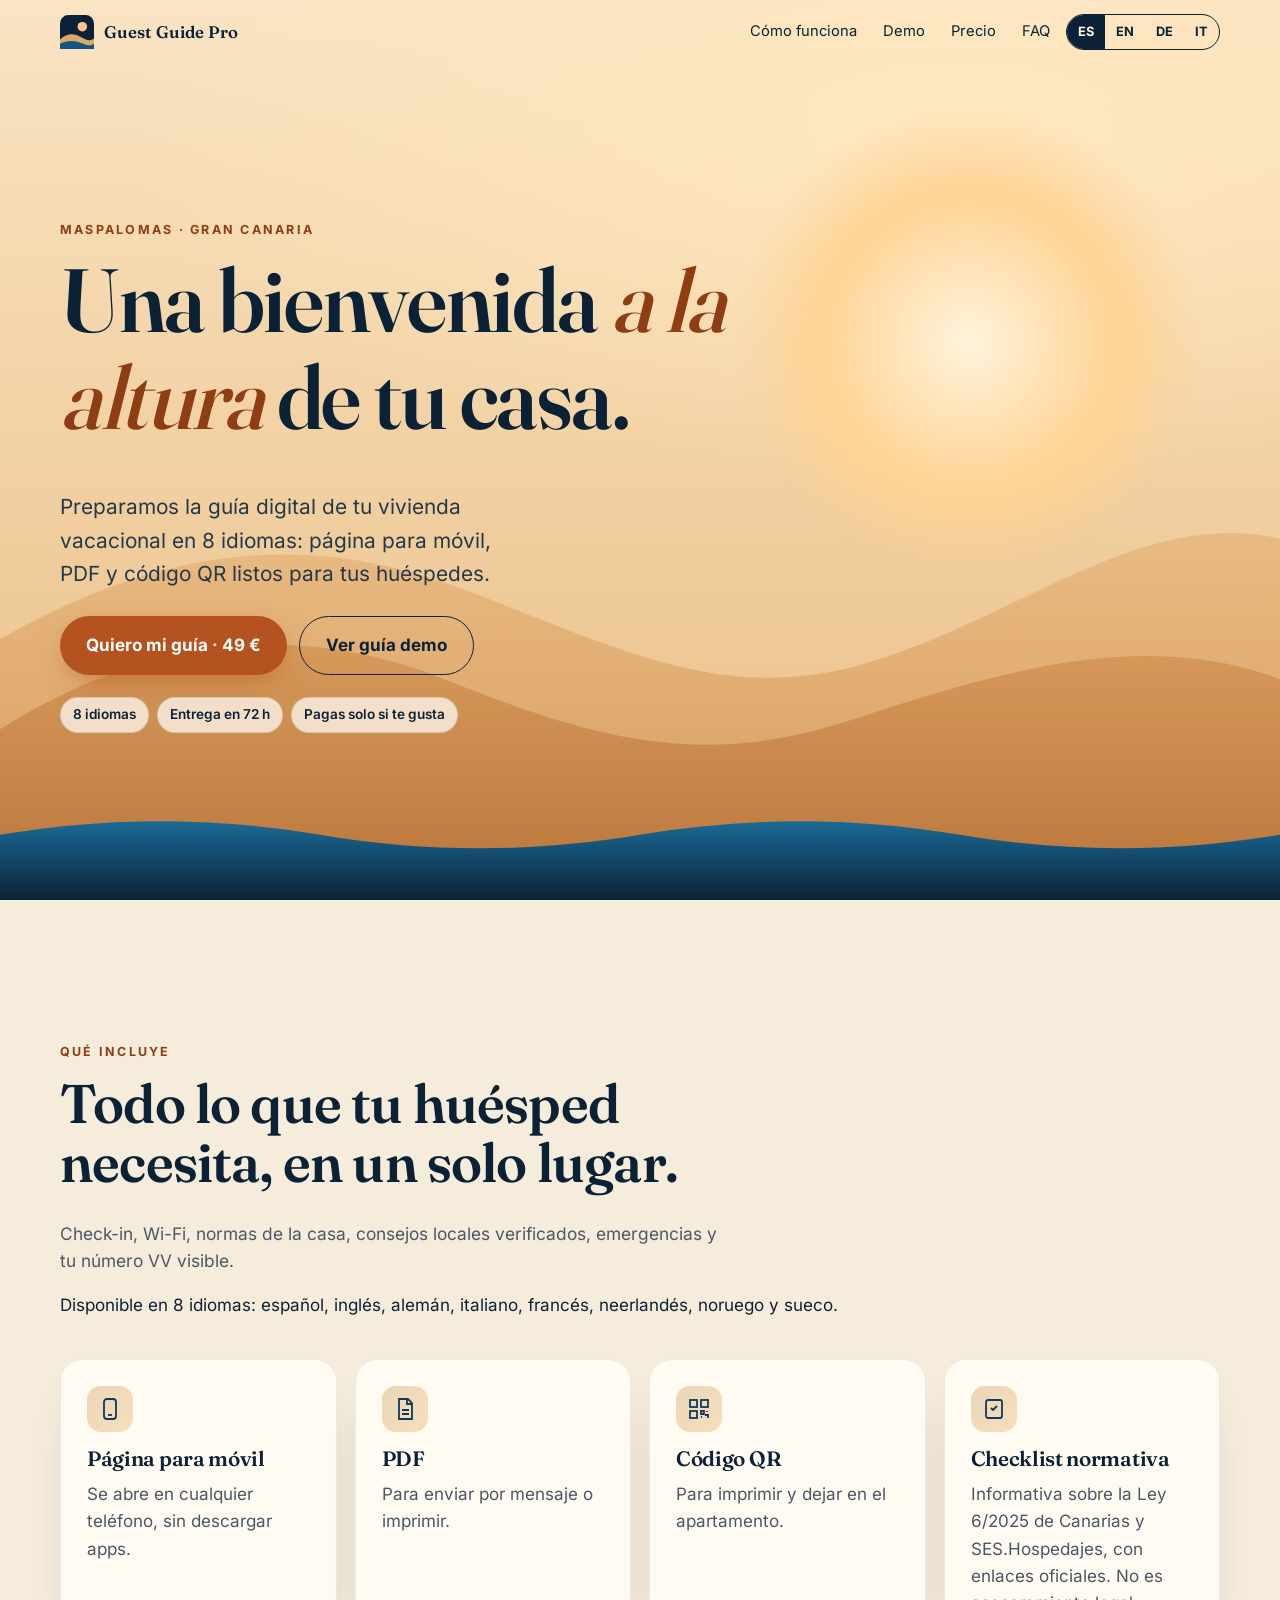
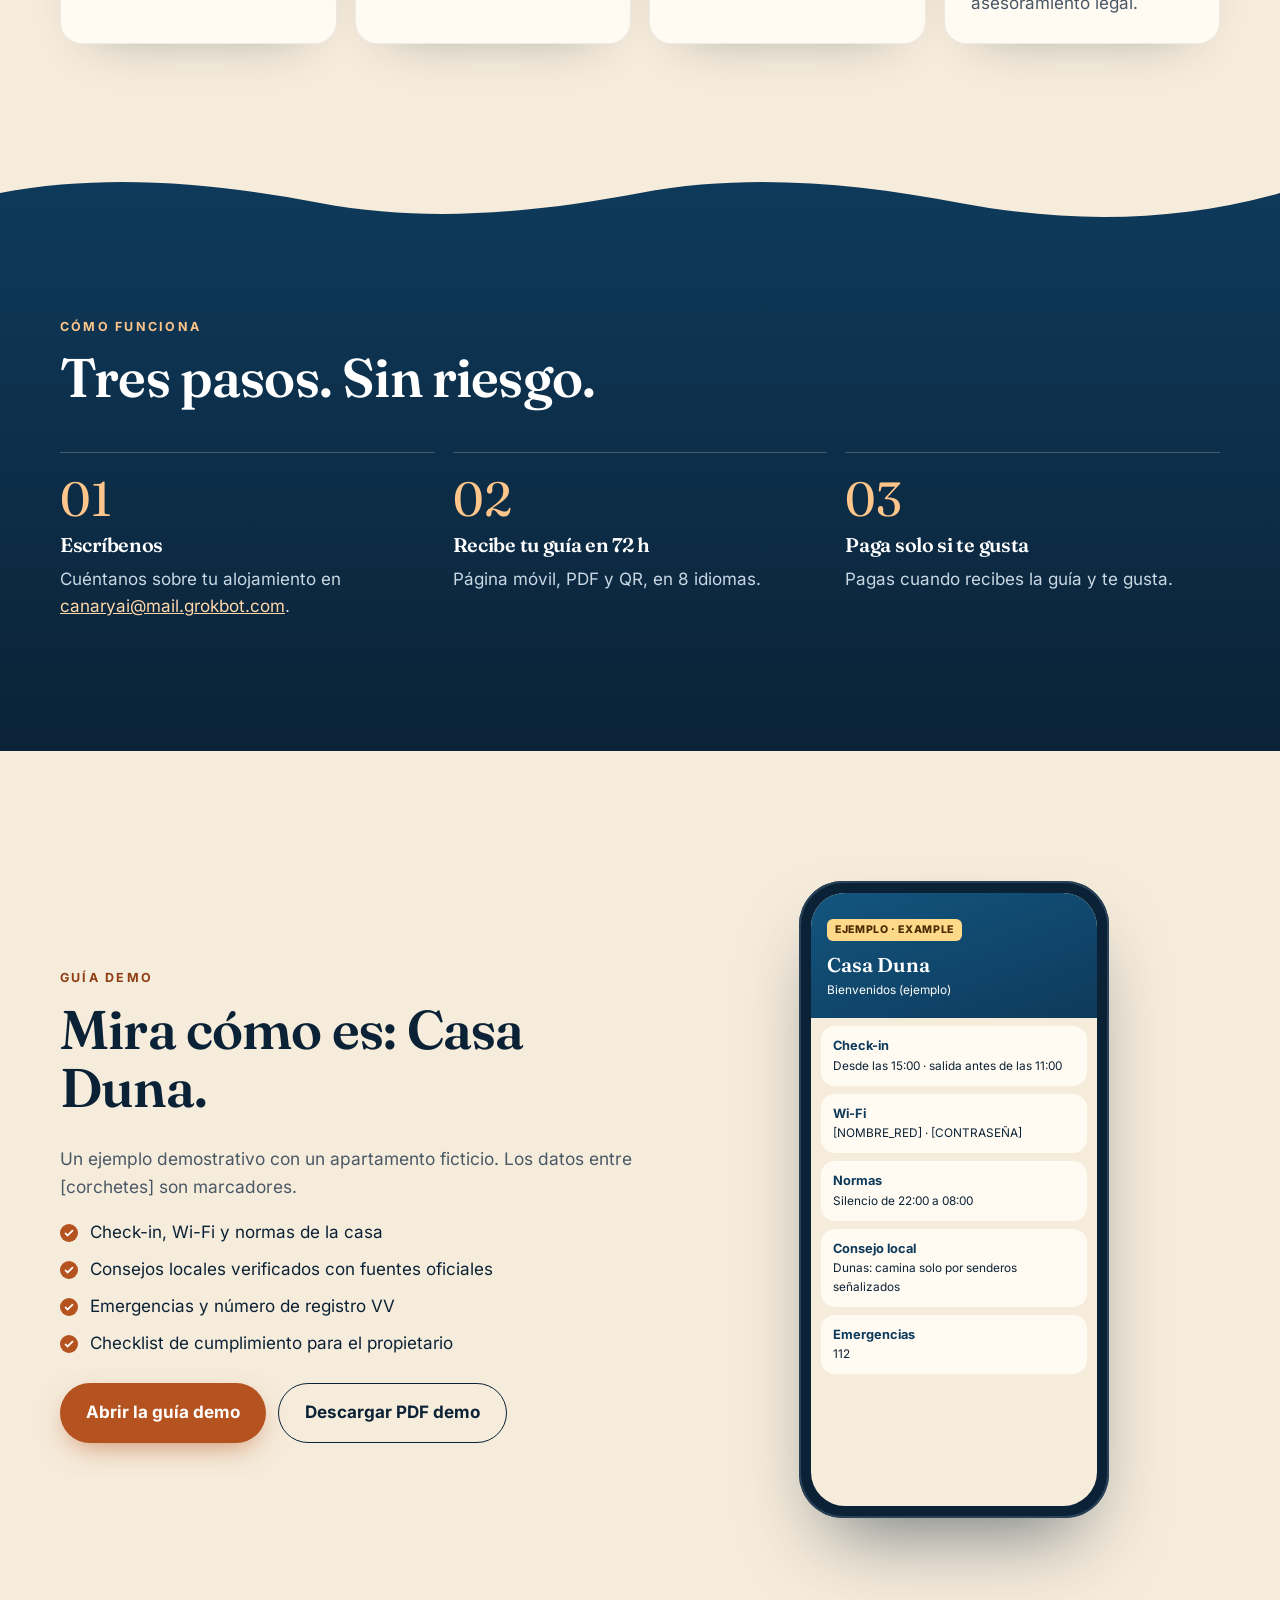
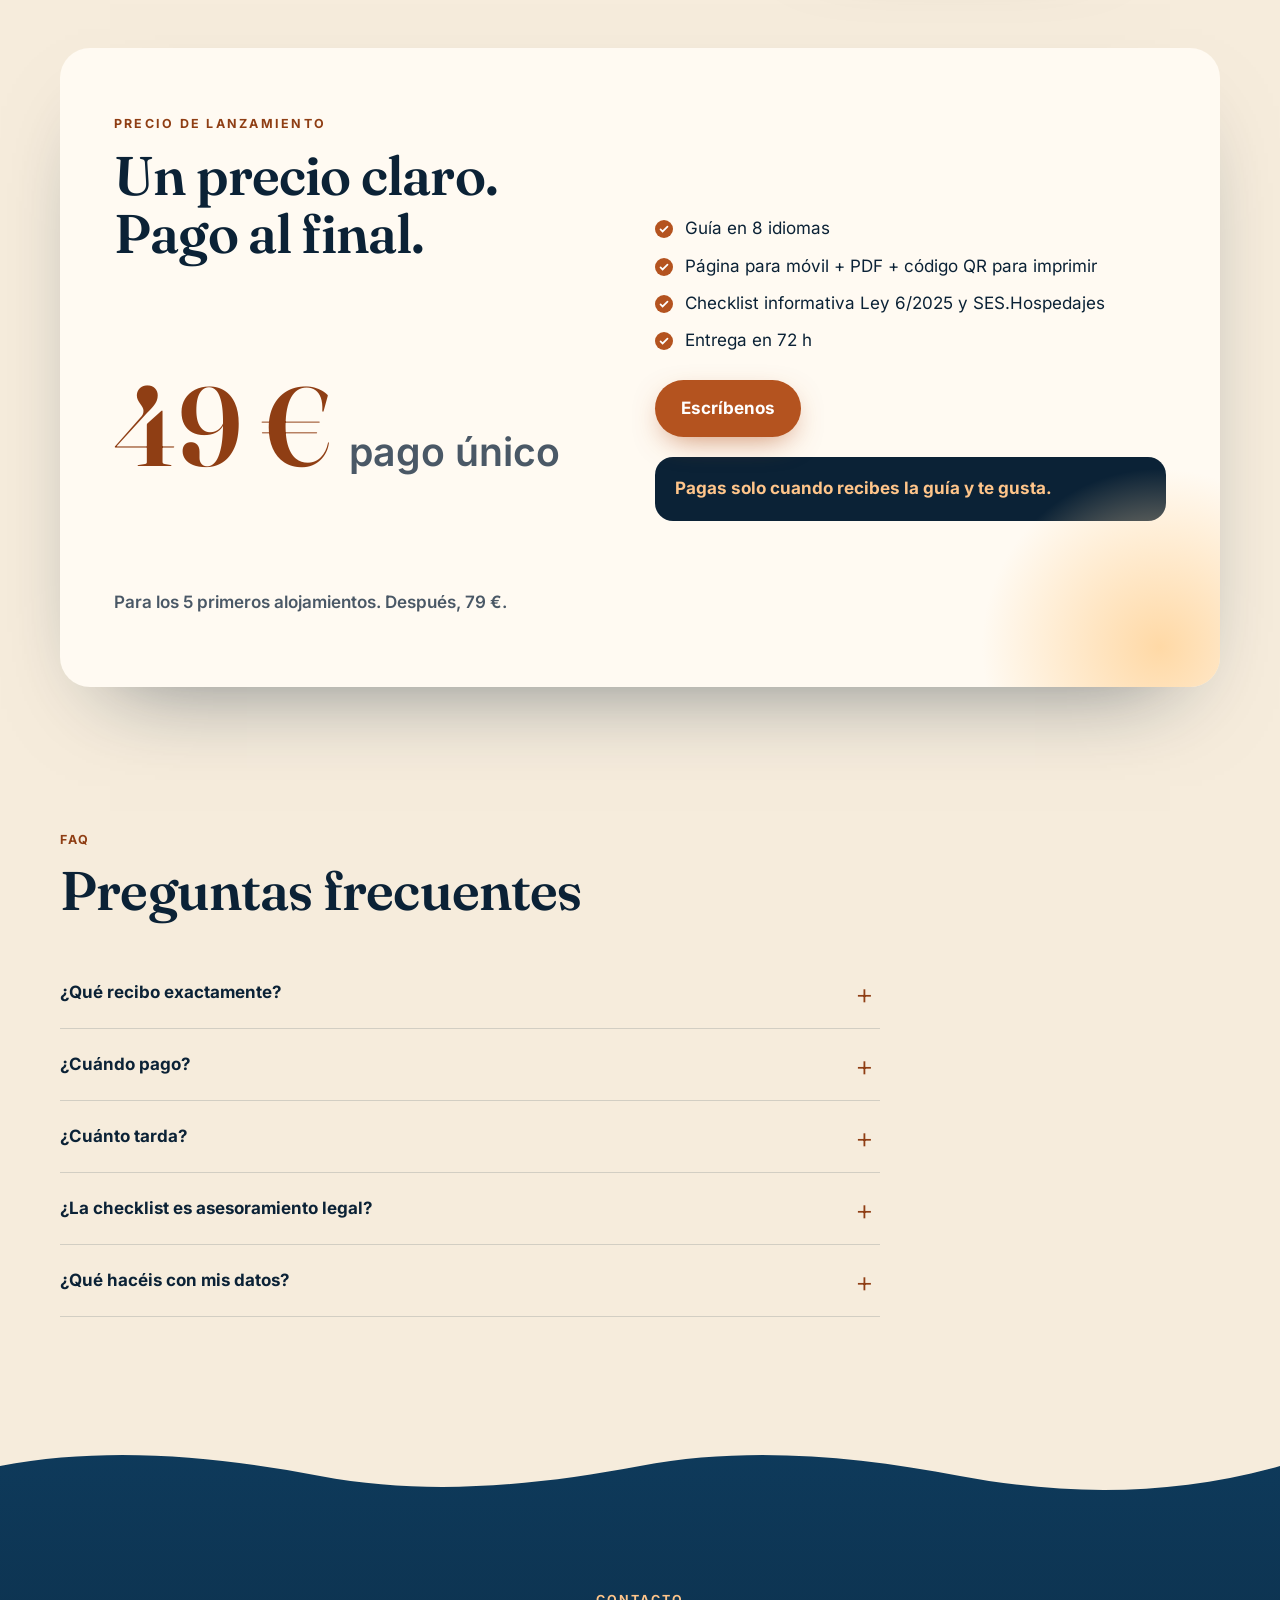
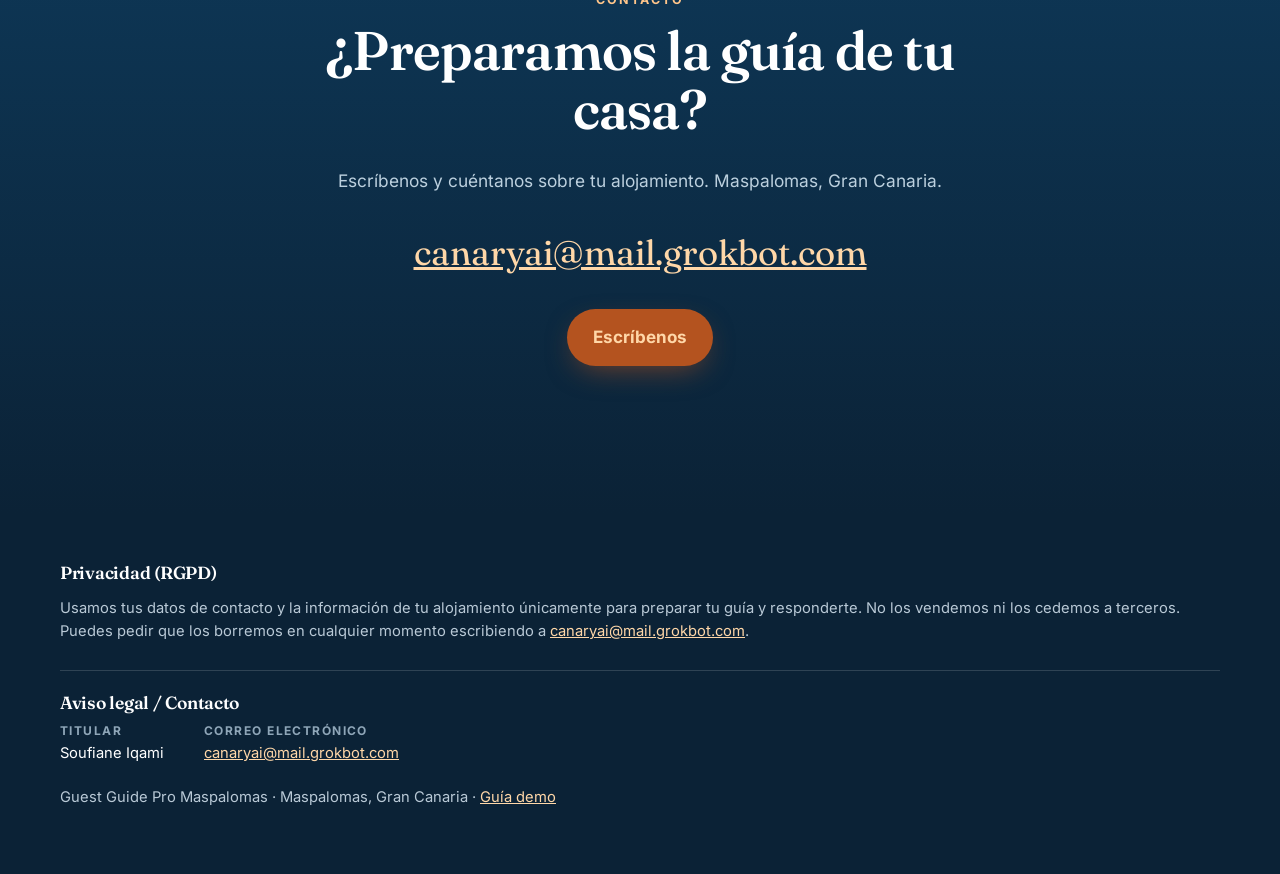
<file: index.html>
<!doctype html>
<html lang="es" data-desc-es="Guía de bienvenida digital para viviendas vacacionales en Maspalomas, en 8 idiomas. Página móvil + PDF + QR. 49 € para los 5 primeros alojamientos, entrega en 72 h, pagas solo si te gusta." data-desc-en="Digital welcome guide for holiday rentals in Maspalomas, in 8 languages. Mobile page + PDF + QR. €49 for the first 5 properties, delivered in 72 h, pay only if you like it." data-desc-de="Digitaler Willkommensguide für Ferienwohnungen in Maspalomas, in 8 Sprachen. Mobile Seite + PDF + QR-Code. 49 € für die ersten 5 Unterkünfte, Lieferung in 72 Std., Zahlung nur, wenn er Ihnen gefällt." data-desc-it="Guida di benvenuto digitale per case vacanza a Maspalomas, in 8 lingue. Pagina per smartphone + PDF + QR. 49 € per le prime 5 strutture, consegna in 72 h, paghi solo se ti piace." data-title-es="Guest Guide Pro Maspalomas · Guía digital para tus huéspedes" data-title-de="Guest Guide Pro Maspalomas · Digitaler Gästeguide" data-title-it="Guest Guide Pro Maspalomas · Guida digitale per i tuoi ospiti" data-title-en="Guest Guide Pro Maspalomas · Digital guest guide">
<head>
<meta charset="utf-8">
<meta name="viewport" content="width=device-width,initial-scale=1,viewport-fit=cover">
<title>Guest Guide Pro Maspalomas · Guía digital para tus huéspedes</title>
<meta name="description" content="Guía de bienvenida digital para viviendas vacacionales en Maspalomas, en 8 idiomas. Página móvil + PDF + QR. 49 € para los 5 primeros alojamientos, entrega en 72 h, pagas solo si te gusta.">
<meta name="theme-color" content="#0b2236">
<link rel="icon" href="assets/logo.svg" type="image/svg+xml">
<link rel="preload" href="assets/fonts/fraunces.woff2" as="font" type="font/woff2" crossorigin>
<link rel="stylesheet" href="assets/style.css">
<meta property="og:title" content="Guest Guide Pro Maspalomas">
<meta property="og:description" content="Guía digital para tus huéspedes en 8 idiomas · Digital guest guide in 8 languages">
</head>
<body>
<a class="skip" href="#main"><span data-l="es">Saltar al contenido</span><span data-l="en">Skip to content</span><span data-l="it">Vai al contenuto</span><span data-l="de">Zum Inhalt springen</span></a>

<header class="top">
 <div class="wrap">
  <a class="brand" href="#top" aria-label="Guest Guide Pro Maspalomas">
   <img src="assets/logo.svg" width="34" height="34" alt=""> Guest Guide Pro
  </a>
  <nav aria-label="Principal / Main">
   <a class="lnk" href="#como"><span data-l="es">Cómo funciona</span><span data-l="en">How it works</span><span data-l="it">Come funziona</span><span data-l="de">So funktioniert’s</span></a>
   <a class="lnk" href="#demo">Demo</a>
   <a class="lnk" href="#precio"><span data-l="es">Precio</span><span data-l="en">Pricing</span><span data-l="it">Prezzo</span><span data-l="de">Preis</span></a>
   <a class="lnk" href="#faq">FAQ</a>
   <div class="langsw" role="group" aria-label="Idioma / Language / Sprache / Lingua">
    <button type="button" data-setlang="es" aria-pressed="true" lang="es">ES</button>
    <button type="button" data-setlang="en" aria-pressed="false" lang="en">EN</button>
    <button type="button" data-setlang="de" aria-pressed="false" lang="de">DE</button>
    <button type="button" data-setlang="it" aria-pressed="false" lang="it">IT</button>
   </div>
  </nav>
 </div>
</header>

<main id="main">
<section class="hero" id="top" aria-labelledby="h-hero">
 <div class="sunorb" aria-hidden="true"></div>
 <svg class="dunes" viewBox="0 0 1440 520" preserveAspectRatio="none" aria-hidden="true" focusable="false">
  <defs>
   <linearGradient id="g1" x1="0" y1="0" x2="0" y2="1"><stop offset="0" stop-color="#e6b47a"/><stop offset="1" stop-color="#cf8f4e"/></linearGradient>
   <linearGradient id="g2" x1="0" y1="0" x2="0" y2="1"><stop offset="0" stop-color="#d79a5b"/><stop offset="1" stop-color="#b8743a"/></linearGradient>
   <linearGradient id="g3" x1="0" y1="0" x2="0" y2="1"><stop offset="0" stop-color="#1b6a97"/><stop offset="1" stop-color="#0b2236"/></linearGradient>
  </defs>
  <path class="d1" fill="url(#g1)" opacity=".75" d="M0 260C180 170 340 150 520 210s300 120 470 70 300-150 450-120v360H0z"/>
  <path class="d2" fill="url(#g2)" d="M0 350c160-90 330-110 500-50s290 90 460 40 330-90 480-40v220H0z"/>
  <path fill="url(#g3)" d="M0 455c120-18 240-18 360 0s240 18 360 0 240-18 360 0 240 18 360 0v65H0z"/>
 </svg>
 <div class="wrap">
  <p class="eyebrow rise">Maspalomas · Gran Canaria</p>
  <h1 id="h-hero" class="rise b"><span data-l="es">Una bienvenida <em>a la altura</em> de tu casa.</span><span data-l="en">A welcome <em>worthy</em> of your home.</span><span data-l="it">Un benvenuto <em>all’altezza</em> della tua casa.</span><span data-l="de">Ein Willkommen, <em>das zu Ihrem Zuhause</em> passt.</span></h1>
  <p class="lead rise c"><span data-l="es">Preparamos la guía digital de tu vivienda vacacional en 8 idiomas: página para móvil, PDF y código QR listos para tus huéspedes.</span><span data-l="en">We create your holiday rental's digital guest guide in 8 languages: a mobile page, a PDF and a QR code, ready for your guests.</span><span data-l="it">Prepariamo la guida digitale della tua casa vacanza in 8 lingue: pagina per smartphone, PDF e codice QR, pronti per i tuoi ospiti.</span><span data-l="de">Wir erstellen den digitalen Gästeguide Ihrer Ferienwohnung in 8 Sprachen: eine mobile Seite, ein PDF und einen QR-Code, bereit für Ihre Gäste.</span></p>
  <div class="ctas rise e">
   <a class="btn btn-sun" href="mailto:canaryai@mail.grokbot.com?subject=Guest%20Guide%20Pro"><span data-l="es">Quiero mi guía · 49 €</span><span data-l="en">Get my guide · €49</span><span data-l="it">Voglio la mia guida · 49 €</span><span data-l="de">Meinen Guide anfragen · 49 €</span></a>
   <a class="btn btn-ghost" href="demo/"><span data-l="es">Ver guía demo</span><span data-l="en">See demo guide</span><span data-l="it">Vedi la guida demo</span><span data-l="de">Demo-Guide ansehen</span></a>
  </div>
  <ul class="chips rise e">
   <li><span data-l="es">8 idiomas</span><span data-l="en">8 languages</span><span data-l="it">8 lingue</span><span data-l="de">8 Sprachen</span></li>
   <li><span data-l="es">Entrega en 72 h</span><span data-l="en">Delivered in 72 h</span><span data-l="it">Consegna in 72 h</span><span data-l="de">Lieferung in 72 Std.</span></li>
   <li><span data-l="es">Pagas solo si te gusta</span><span data-l="en">Pay only if you like it</span><span data-l="it">Paghi solo se ti piace</span><span data-l="de">Zahlen nur, wenn er Ihnen gefällt</span></li>
  </ul>
 </div>
</section>

<section class="blk" id="incluye" aria-labelledby="h-inc">
 <div class="wrap">
  <p class="eyebrow rv"><span data-l="es">Qué incluye</span><span data-l="en">What's included</span><span data-l="it">Cosa include</span><span data-l="de">Was enthalten ist</span></p>
  <h2 id="h-inc" class="rv"><span data-l="es">Todo lo que tu huésped necesita, en un solo lugar.</span><span data-l="en">Everything your guests need, in one place.</span><span data-l="it">Tutto ciò che serve ai tuoi ospiti, in un unico posto.</span><span data-l="de">Alles, was Ihre Gäste brauchen, an einem Ort.</span></h2>
  <p class="intro rv"><span data-l="es">Check-in, Wi-Fi, normas de la casa, consejos locales verificados, emergencias y tu número VV visible.</span><span data-l="en">Check-in, Wi-Fi, house rules, verified local tips, emergency numbers and your VV number on display.</span><span data-l="it">Check-in, Wi-Fi, regole della casa, consigli locali verificati, numeri di emergenza e il tuo numero VV in evidenza.</span><span data-l="de">Check-in, WLAN, Hausregeln, geprüfte lokale Tipps, Notrufnummern und Ihre VV-Nummer gut sichtbar.</span></p>
  <p class="langs8 rv"><span data-l="es">Disponible en 8 idiomas: español, inglés, alemán, italiano, francés, neerlandés, noruego y sueco.</span><span data-l="en">Available in 8 languages: Spanish, English, German, Italian, French, Dutch, Norwegian and Swedish.</span><span data-l="it">Disponibile in 8 lingue: spagnolo, inglese, tedesco, italiano, francese, olandese, norvegese e svedese.</span><span data-l="de">Verfügbar in 8 Sprachen: Spanisch, Englisch, Deutsch, Italienisch, Französisch, Niederländisch, Norwegisch und Schwedisch.</span></p>
  <div class="grid g4">
   <article class="card rv"><div class="ico" aria-hidden="true"><svg width="24" height="24" viewBox="0 0 24 24" fill="none" stroke="#0e3a5b" stroke-width="1.8"><rect x="6" y="2" width="12" height="20" rx="3"/><path d="M10 18h4"/></svg></div><h3><span data-l="es">Página para móvil</span><span data-l="en">Mobile page</span><span data-l="it">Pagina per smartphone</span><span data-l="de">Mobile Seite</span></h3><p><span data-l="es">Se abre en cualquier teléfono, sin descargar apps.</span><span data-l="en">Opens on any phone, no app to install.</span><span data-l="it">Si apre su qualsiasi telefono, senza installare app.</span><span data-l="de">Öffnet sich auf jedem Handy, ohne App-Installation.</span></p></article>
   <article class="card rv d1"><div class="ico" aria-hidden="true"><svg width="24" height="24" viewBox="0 0 24 24" fill="none" stroke="#0e3a5b" stroke-width="1.8"><path d="M6 2h9l4 4v16H6z"/><path d="M14 2v5h5M9 13h7M9 17h7"/></svg></div><h3>PDF</h3><p><span data-l="es">Para enviar por mensaje o imprimir.</span><span data-l="en">To send by message or print.</span><span data-l="it">Da inviare via messaggio o stampare.</span><span data-l="de">Zum Versenden per Nachricht oder zum Ausdrucken.</span></p></article>
   <article class="card rv d2"><div class="ico" aria-hidden="true"><svg width="24" height="24" viewBox="0 0 24 24" fill="none" stroke="#0e3a5b" stroke-width="1.8"><rect x="3" y="3" width="7" height="7"/><rect x="14" y="3" width="7" height="7"/><rect x="3" y="14" width="7" height="7"/><path d="M14 14h3v3h-3zM20 14v1M14 20h1M18 18h3v3"/></svg></div><h3><span data-l="es">Código QR</span><span data-l="en">QR code</span><span data-l="it">Codice QR</span><span data-l="de">QR-Code</span></h3><p><span data-l="es">Para imprimir y dejar en el apartamento.</span><span data-l="en">Printable, to leave in the apartment.</span><span data-l="it">Da stampare e lasciare nell’appartamento.</span><span data-l="de">Zum Ausdrucken und Auslegen in der Wohnung.</span></p></article>
   <article class="card rv d3"><div class="ico" aria-hidden="true"><svg width="24" height="24" viewBox="0 0 24 24" fill="none" stroke="#0e3a5b" stroke-width="1.8"><path d="M9 11l2 2 4-4"/><rect x="4" y="3" width="16" height="18" rx="2"/></svg></div><h3><span data-l="es">Checklist normativa</span><span data-l="en">Compliance checklist</span><span data-l="it">Checklist normativa</span><span data-l="de">Checkliste zu den Vorschriften</span></h3><p><span data-l="es">Informativa sobre la Ley 6/2025 de Canarias y SES.Hospedajes, con enlaces oficiales. No es asesoramiento legal.</span><span data-l="en">Informational, on Canary Islands Law 6/2025 and SES.Hospedajes, with official links. Not legal advice.</span><span data-l="it">Informativa, sulla Legge 6/2025 delle Canarie e su SES.Hospedajes, con link ufficiali. Non è una consulenza legale.</span><span data-l="de">Informativ, zum Gesetz 6/2025 der Kanarischen Inseln und zu SES.Hospedajes, mit offiziellen Links. Keine Rechtsberatung.</span></p></article>
  </div>
 </div>
</section>

<section class="blk ocean" id="como" aria-labelledby="h-como">
 <svg class="waves" viewBox="0 0 1440 70" preserveAspectRatio="none" aria-hidden="true" focusable="false"><path fill="#f6ecdc" d="M0 0h1440v20c-120 30-240 30-360 10S840 0 720 20 480 50 360 30 120 0 0 20z"/></svg>
 <div class="wrap">
  <p class="eyebrow rv"><span data-l="es">Cómo funciona</span><span data-l="en">How it works</span><span data-l="it">Come funziona</span><span data-l="de">So funktioniert’s</span></p>
  <h2 id="h-como" class="rv"><span data-l="es">Tres pasos. Sin riesgo.</span><span data-l="en">Three steps. No risk.</span><span data-l="it">Tre passi. Nessun rischio.</span><span data-l="de">Drei Schritte. Ohne Risiko.</span></h2>
  <ol class="steps">
   <li class="rv"><h3><span data-l="es">Escríbenos</span><span data-l="en">Email us</span><span data-l="it">Scrivici</span><span data-l="de">Schreiben Sie uns</span></h3><p><span data-l="es">Cuéntanos sobre tu alojamiento en <a href="mailto:canaryai@mail.grokbot.com?subject=Guest%20Guide%20Pro">canaryai@mail.grokbot.com</a>.</span><span data-l="en">Tell us about your property at <a href="mailto:canaryai@mail.grokbot.com?subject=Guest%20Guide%20Pro">canaryai@mail.grokbot.com</a>.</span><span data-l="it">Raccontaci della tua struttura scrivendo a <a href="mailto:canaryai@mail.grokbot.com?subject=Guest%20Guide%20Pro">canaryai@mail.grokbot.com</a>.</span><span data-l="de">Erzählen Sie uns von Ihrer Unterkunft: <a href="mailto:canaryai@mail.grokbot.com?subject=Guest%20Guide%20Pro">canaryai@mail.grokbot.com</a>.</span></p></li>
   <li class="rv d1"><h3><span data-l="es">Recibe tu guía en 72 h</span><span data-l="en">Get your guide within 72 h</span><span data-l="it">Ricevi la guida entro 72 h</span><span data-l="de">Ihr Guide innerhalb von 72 Std.</span></h3><p><span data-l="es">Página móvil, PDF y QR, en 8 idiomas.</span><span data-l="en">Mobile page, PDF and QR, in 8 languages.</span><span data-l="it">Pagina per smartphone, PDF e QR, in 8 lingue.</span><span data-l="de">Mobile Seite, PDF und QR-Code, in 8 Sprachen.</span></p></li>
   <li class="rv d2"><h3><span data-l="es">Paga solo si te gusta</span><span data-l="en">Pay only if you like it</span><span data-l="it">Paghi solo se ti piace</span><span data-l="de">Zahlen nur, wenn er Ihnen gefällt</span></h3><p><span data-l="es">Pagas cuando recibes la guía y te gusta.</span><span data-l="en">You pay only once you have the guide and you're happy with it.</span><span data-l="it">Paghi solo quando ricevi la guida e ti piace.</span><span data-l="de">Sie zahlen erst, wenn Sie den Guide erhalten haben und er Ihnen gefällt.</span></p></li>
  </ol>
 </div>
</section>

<section class="blk" id="demo" aria-labelledby="h-demo">
 <div class="wrap demo">
  <div>
   <p class="eyebrow rv"><span data-l="es">Guía demo</span><span data-l="en">Demo guide</span><span data-l="it">Guida demo</span><span data-l="de">Demo-Guide</span></p>
   <h2 id="h-demo" class="rv"><span data-l="es">Mira cómo es: Casa Duna.</span><span data-l="en">See it in action: Casa Duna.</span><span data-l="it">Guarda com’è: Casa Duna.</span><span data-l="de">So sieht es aus: Casa Duna.</span></h2>
   <p class="intro rv"><span data-l="es">Un ejemplo demostrativo con un apartamento ficticio. Los datos entre [corchetes] son marcadores.</span><span data-l="en">A demo example with a fictional apartment. Data in [brackets] are placeholders.</span><span data-l="it">Un esempio dimostrativo con un appartamento fittizio. I dati tra [parentesi] sono segnaposto.</span><span data-l="de">Ein Demo-Beispiel mit einer fiktiven Wohnung. Angaben in [Klammern] sind Platzhalter.</span></p>
   <ul class="ticks rv">
    <li><span data-l="es">Check-in, Wi-Fi y normas de la casa</span><span data-l="en">Check-in, Wi-Fi and house rules</span><span data-l="it">Check-in, Wi-Fi e regole della casa</span><span data-l="de">Check-in, WLAN und Hausregeln</span></li>
    <li><span data-l="es">Consejos locales verificados con fuentes oficiales</span><span data-l="en">Local tips verified against official sources</span><span data-l="it">Consigli locali verificati su fonti ufficiali</span><span data-l="de">Lokale Tipps, geprüft anhand offizieller Quellen</span></li>
    <li><span data-l="es">Emergencias y número de registro VV</span><span data-l="en">Emergency numbers and VV registration number</span><span data-l="it">Numeri di emergenza e numero di registro VV</span><span data-l="de">Notrufnummern und VV-Registriernummer</span></li>
    <li><span data-l="es">Checklist de cumplimiento para el propietario</span><span data-l="en">Compliance checklist for the owner</span><span data-l="it">Checklist normativa per il proprietario</span><span data-l="de">Checkliste zu den Vorschriften für Eigentümer</span></li>
   </ul>
   <div class="ctas rv" style="display:flex;flex-wrap:wrap;gap:12px">
    <a class="btn btn-sun" href="demo/"><span data-l="es">Abrir la guía demo</span><span data-l="en">Open the demo guide</span><span data-l="it">Apri la guida demo</span><span data-l="de">Demo-Guide öffnen</span></a>
    <a class="btn btn-ghost" href="demo/guia_demo_casa_duna.pdf"><span data-l="es">Descargar PDF demo</span><span data-l="en">Download demo PDF</span><span data-l="it">Scarica il PDF demo</span><span data-l="de">Demo-PDF herunterladen</span></a>
   </div>
  </div>
  <div class="phone rv d2" role="img" aria-label="Vista previa de la guía demo Casa Duna en un móvil / Preview of the Casa Duna demo guide on a phone / Vorschau des Demo-Guides Casa Duna auf einem Handy / Anteprima della guida demo Casa Duna su uno smartphone">
   <div class="screen" aria-hidden="true">
    <div class="sh"><span class="tag">EJEMPLO · EXAMPLE</span><b>Casa Duna</b><span data-l="es">Bienvenidos (ejemplo)</span><span data-l="en">Welcome (example)</span><span data-l="it">Benvenuti (esempio)</span><span data-l="de">Willkommen (Beispiel)</span></div>
    <div class="row"><strong>Check-in</strong><span data-l="es">Desde las 15:00 · salida antes de las 11:00</span><span data-l="en">From 15:00 · check-out by 11:00</span><span data-l="it">Dalle 15:00 · check-out entro le 11:00</span><span data-l="de">Ab 15:00 · Check-out bis 11:00</span></div>
    <div class="row"><strong>Wi-Fi</strong>[NOMBRE_RED] · [CONTRASEÑA]</div>
    <div class="row"><strong><span data-l="es">Normas</span><span data-l="en">House rules</span><span data-l="it">Regole della casa</span><span data-l="de">Hausregeln</span></strong><span data-l="es">Silencio de 22:00 a 08:00</span><span data-l="en">Quiet hours 22:00–08:00</span><span data-l="it">Silenzio dalle 22:00 alle 08:00</span><span data-l="de">Nachtruhe 22:00–08:00</span></div>
    <div class="row"><strong><span data-l="es">Consejo local</span><span data-l="en">Local tip</span><span data-l="it">Consiglio locale</span><span data-l="de">Lokaler Tipp</span></strong><span data-l="es">Dunas: camina solo por senderos señalizados</span><span data-l="en">Dunes: stay on the marked trails</span><span data-l="it">Dune: cammina solo sui sentieri segnalati</span><span data-l="de">Dünen: nur auf markierten Wegen gehen</span></div>
    <div class="row"><strong><span data-l="es">Emergencias</span><span data-l="en">Emergencies</span><span data-l="it">Emergenze</span><span data-l="de">Notfälle</span></strong>112</div>
   </div>
  </div>
 </div>
</section>

<section class="blk" id="precio" aria-labelledby="h-precio" style="padding-top:0">
 <div class="wrap">
  <div class="price-card rv">
   <div>
    <p class="eyebrow"><span data-l="es">Precio de lanzamiento</span><span data-l="en">Launch price</span><span data-l="it">Prezzo di lancio</span><span data-l="de">Einführungspreis</span></p>
    <h2 id="h-precio"><span data-l="es">Un precio claro. Pago al final.</span><span data-l="en">One clear price. Pay at the end.</span><span data-l="it">Un prezzo chiaro. Paghi alla fine.</span><span data-l="de">Ein klarer Preis. Zahlung am Ende.</span></h2>
    <p class="amount"><span data-l="es">49 €</span><span data-l="en">€49</span><span data-l="it">49 €</span><span data-l="de">49 €</span> <small><span data-l="es">pago único</span><span data-l="en">one-off</span><span data-l="it">una tantum</span><span data-l="de">einmalig</span></small></p>
    <p class="later"><span data-l="es">Para los 5 primeros alojamientos. Después, 79 €.</span><span data-l="en">For the first 5 properties. €79 afterwards.</span><span data-l="it">Per le prime 5 strutture. Poi 79 €.</span><span data-l="de">Für die ersten 5 Unterkünfte. Danach 79 €.</span></p>
   </div>
   <div>
    <ul class="ticks">
     <li><span data-l="es">Guía en 8 idiomas</span><span data-l="en">Guide in 8 languages</span><span data-l="it">Guida in 8 lingue</span><span data-l="de">Guide in 8 Sprachen</span></li>
     <li><span data-l="es">Página para móvil + PDF + código QR para imprimir</span><span data-l="en">Mobile page + PDF + printable QR code</span><span data-l="it">Pagina per smartphone + PDF + codice QR da stampare</span><span data-l="de">Mobile Seite + PDF + QR-Code zum Ausdrucken</span></li>
     <li><span data-l="es">Checklist informativa Ley 6/2025 y SES.Hospedajes</span><span data-l="en">Informational checklist: Law 6/2025 and SES.Hospedajes</span><span data-l="it">Checklist informativa: Legge 6/2025 e SES.Hospedajes</span><span data-l="de">Informative Checkliste: Gesetz 6/2025 und SES.Hospedajes</span></li>
     <li><span data-l="es">Entrega en 72 h</span><span data-l="en">Delivered within 72 h</span><span data-l="it">Consegna entro 72 h</span><span data-l="de">Lieferung innerhalb von 72 Std.</span></li>
    </ul>
    <a class="btn btn-sun" href="mailto:canaryai@mail.grokbot.com?subject=Guest%20Guide%20Pro"><span data-l="es">Escríbenos</span><span data-l="en">Email us</span><span data-l="it">Scrivici</span><span data-l="de">Schreiben Sie uns</span></a>
    <p class="guarantee"><strong><span data-l="es">Pagas solo cuando recibes la guía y te gusta.</span><span data-l="en">You pay only once you have the guide and you're happy with it.</span><span data-l="it">Paghi solo quando ricevi la guida e ti piace.</span><span data-l="de">Sie zahlen erst, wenn Sie den Guide erhalten haben und er Ihnen gefällt.</span></strong></p>
   </div>
  </div>
 </div>
</section>

<section class="blk" id="faq" aria-labelledby="h-faq" style="padding-top:0">
 <div class="wrap">
  <p class="eyebrow rv">FAQ</p>
  <h2 id="h-faq" class="rv"><span data-l="es">Preguntas frecuentes</span><span data-l="en">Frequently asked questions</span><span data-l="it">Domande frequenti</span><span data-l="de">Häufige Fragen</span></h2>
  <div class="faq">
   <details class="rv"><summary><span data-l="es">¿Qué recibo exactamente?</span><span data-l="en">What exactly do I get?</span><span data-l="it">Cosa ricevo esattamente?</span><span data-l="de">Was genau erhalte ich?</span></summary><p><span data-l="es">La guía de bienvenida de tu vivienda vacacional en 8 idiomas, como página para móvil, PDF y código QR para imprimir.</span><span data-l="en">Your holiday rental's welcome guide in 8 languages, as a mobile page, a PDF and a printable QR code.</span><span data-l="it">La guida di benvenuto della tua casa vacanza in 8 lingue, come pagina per smartphone, PDF e codice QR da stampare.</span><span data-l="de">Den Willkommensguide Ihrer Ferienwohnung in 8 Sprachen, als mobile Seite, PDF und QR-Code zum Ausdrucken.</span></p></details>
   <details class="rv"><summary><span data-l="es">¿Cuándo pago?</span><span data-l="en">When do I pay?</span><span data-l="it">Quando pago?</span><span data-l="de">Wann zahle ich?</span></summary><p><span data-l="es">Solo cuando recibes la guía y te gusta. 49 € para los 5 primeros alojamientos; después, 79 €.</span><span data-l="en">Only once you have the guide and you're happy with it. €49 for the first 5 properties; €79 afterwards.</span><span data-l="it">Solo quando ricevi la guida e ti piace. 49 € per le prime 5 strutture; poi 79 €.</span><span data-l="de">Erst, wenn Sie den Guide erhalten haben und er Ihnen gefällt. 49 € für die ersten 5 Unterkünfte, danach 79 €.</span></p></details>
   <details class="rv"><summary><span data-l="es">¿Cuánto tarda?</span><span data-l="en">How long does it take?</span><span data-l="it">Quanto tempo ci vuole?</span><span data-l="de">Wie lange dauert es?</span></summary><p><span data-l="es">Entrega en 72 h.</span><span data-l="en">Delivered within 72 h.</span><span data-l="it">Consegna entro 72 h.</span><span data-l="de">Lieferung innerhalb von 72 Std.</span></p></details>
   <details class="rv"><summary><span data-l="es">¿La checklist es asesoramiento legal?</span><span data-l="en">Is the checklist legal advice?</span><span data-l="it">La checklist è una consulenza legale?</span><span data-l="de">Ist die Checkliste eine Rechtsberatung?</span></summary><p><span data-l="es">No. Es una checklist informativa sobre la Ley 6/2025 de Canarias y SES.Hospedajes, con enlaces oficiales. No es asesoramiento legal.</span><span data-l="en">No. It is an informational checklist on Canary Islands Law 6/2025 and SES.Hospedajes, with official links. It is not legal advice.</span><span data-l="it">No. È una checklist informativa sulla Legge 6/2025 delle Canarie e su SES.Hospedajes, con link ufficiali. Non è una consulenza legale.</span><span data-l="de">Nein. Es ist eine informative Checkliste zum Gesetz 6/2025 der Kanarischen Inseln und zu SES.Hospedajes, mit offiziellen Links. Sie ist keine Rechtsberatung.</span></p></details>
   <details class="rv"><summary><span data-l="es">¿Qué hacéis con mis datos?</span><span data-l="en">What do you do with my data?</span><span data-l="it">Cosa fate con i miei dati?</span><span data-l="de">Was machen Sie mit meinen Daten?</span></summary><p><span data-l="es">Los usamos únicamente para preparar tu guía y responderte. No los vendemos ni los cedemos. Puedes pedir que los borremos en cualquier momento.</span><span data-l="en">We use them only to prepare your guide and reply to you. We never sell or share them. You can ask us to delete them at any time.</span><span data-l="it">Li usiamo solo per preparare la tua guida e risponderti. Non li vendiamo né li cediamo. Puoi chiederci di cancellarli in qualsiasi momento.</span><span data-l="de">Wir verwenden sie ausschließlich, um Ihren Guide zu erstellen und Ihnen zu antworten. Wir verkaufen sie nicht und geben sie nicht weiter. Sie können jederzeit ihre Löschung verlangen.</span></p></details>
  </div>
 </div>
</section>

<section class="blk ocean final" id="contacto" aria-labelledby="h-final">
 <svg class="waves" viewBox="0 0 1440 70" preserveAspectRatio="none" aria-hidden="true" focusable="false"><path fill="#f6ecdc" d="M0 0h1440v20c-120 30-240 30-360 10S840 0 720 20 480 50 360 30 120 0 0 20z"/></svg>
 <div class="wrap">
  <p class="eyebrow rv"><span data-l="es">Contacto</span><span data-l="en">Contact</span><span data-l="it">Contatti</span><span data-l="de">Kontakt</span></p>
  <h2 id="h-final" class="rv"><span data-l="es">¿Preparamos la guía de tu casa?</span><span data-l="en">Shall we create your home's guide?</span><span data-l="it">Prepariamo la guida della tua casa?</span><span data-l="de">Sollen wir den Guide für Ihr Zuhause erstellen?</span></h2>
  <p class="intro rv"><span data-l="es">Escríbenos y cuéntanos sobre tu alojamiento. Maspalomas, Gran Canaria.</span><span data-l="en">Email us and tell us about your property. Maspalomas, Gran Canaria.</span><span data-l="it">Scrivici e raccontaci della tua struttura. Maspalomas, Gran Canaria.</span><span data-l="de">Schreiben Sie uns und erzählen Sie von Ihrer Unterkunft. Maspalomas, Gran Canaria.</span></p>
  <p class="rv"><a class="mail" href="mailto:canaryai@mail.grokbot.com?subject=Guest%20Guide%20Pro">canaryai@mail.grokbot.com</a></p>
  <p class="rv ctarow" style="margin-top:28px"><a class="btn btn-sun" href="mailto:canaryai@mail.grokbot.com?subject=Guest%20Guide%20Pro"><span data-l="es">Escríbenos</span><span data-l="en">Email us</span><span data-l="it">Scrivici</span><span data-l="de">Schreiben Sie uns</span></a></p>
 </div>
</section>
</main>

<footer>
 <div class="wrap">
  <h3><span data-l="es">Privacidad (RGPD)</span><span data-l="en">Privacy (GDPR)</span><span data-l="it">Privacy (GDPR)</span><span data-l="de">Datenschutz (DSGVO)</span></h3>
  <p data-l="es" lang="es">Usamos tus datos de contacto y la información de tu alojamiento únicamente para preparar tu guía y responderte. No los vendemos ni los cedemos a terceros. Puedes pedir que los borremos en cualquier momento escribiendo a <a href="mailto:canaryai@mail.grokbot.com">canaryai@mail.grokbot.com</a>.</p>
  <p data-l="en" lang="en">We use your contact details and property information only to prepare your guide and reply to you. We never sell or share them. Ask us to delete them at any time at <a href="mailto:canaryai@mail.grokbot.com">canaryai@mail.grokbot.com</a>.</p><p data-l="it" lang="it">Usiamo i tuoi dati di contatto e le informazioni sulla tua struttura solo per preparare la guida e risponderti. Non li vendiamo né li cediamo a terzi. Puoi chiederci di cancellarli in qualsiasi momento scrivendo a <a href="mailto:canaryai@mail.grokbot.com">canaryai@mail.grokbot.com</a>.</p><p data-l="de" lang="de">Wir verwenden Ihre Kontaktdaten und die Angaben zu Ihrer Unterkunft ausschließlich, um Ihren Guide zu erstellen und Ihnen zu antworten. Wir verkaufen sie nicht und geben sie nicht an Dritte weiter. Sie können jederzeit ihre Löschung verlangen: <a href="mailto:canaryai@mail.grokbot.com">canaryai@mail.grokbot.com</a>.</p>
  <section class="legal" aria-labelledby="h-legal">
   <h3 id="h-legal"><span data-l="es">Aviso legal / Contacto</span><span data-l="en">Legal notice / Contact</span><span data-l="it">Note legali / Contatti</span><span data-l="de">Impressum / Kontakt</span></h3>
   <dl>
    <div><dt><span data-l="es">Titular</span><span data-l="en">Owner</span><span data-l="it">Titolare</span><span data-l="de">Inhaber</span></dt><dd>Soufiane Iqami</dd></div>
    <div><dt><span data-l="es">Correo electrónico</span><span data-l="en">Email</span><span data-l="it">Email</span><span data-l="de">E-Mail</span></dt><dd><a href="mailto:canaryai@mail.grokbot.com">canaryai@mail.grokbot.com</a></dd></div>
   </dl>
  </section>
  <p>Guest Guide Pro Maspalomas · Maspalomas, Gran Canaria · <a href="demo/"><span data-l="es">Guía demo</span><span data-l="en">Demo guide</span><span data-l="it">Guida demo</span><span data-l="de">Demo-Guide</span></a></p>
 </div>
</footer>

<div class="sticky" aria-hidden="false">
 <span><b><span data-l="es">49 € · 5 primeros</span><span data-l="en">€49 · first 5</span><span data-l="it">49 € · prime 5</span><span data-l="de">49 € · erste 5</span></b><br><span data-l="es">Pagas solo si te gusta</span><span data-l="en">Pay only if you like it</span><span data-l="it">Paghi solo se ti piace</span><span data-l="de">Zahlen nur, wenn er Ihnen gefällt</span></span>
 <a class="btn btn-sun btn-sm" href="mailto:canaryai@mail.grokbot.com?subject=Guest%20Guide%20Pro"><span data-l="es">Escríbenos</span><span data-l="en">Email us</span><span data-l="it">Scrivici</span><span data-l="de">Schreiben Sie uns</span></a>
</div>
<script src="assets/main.js" defer></script>
</body>
</html>
</file>
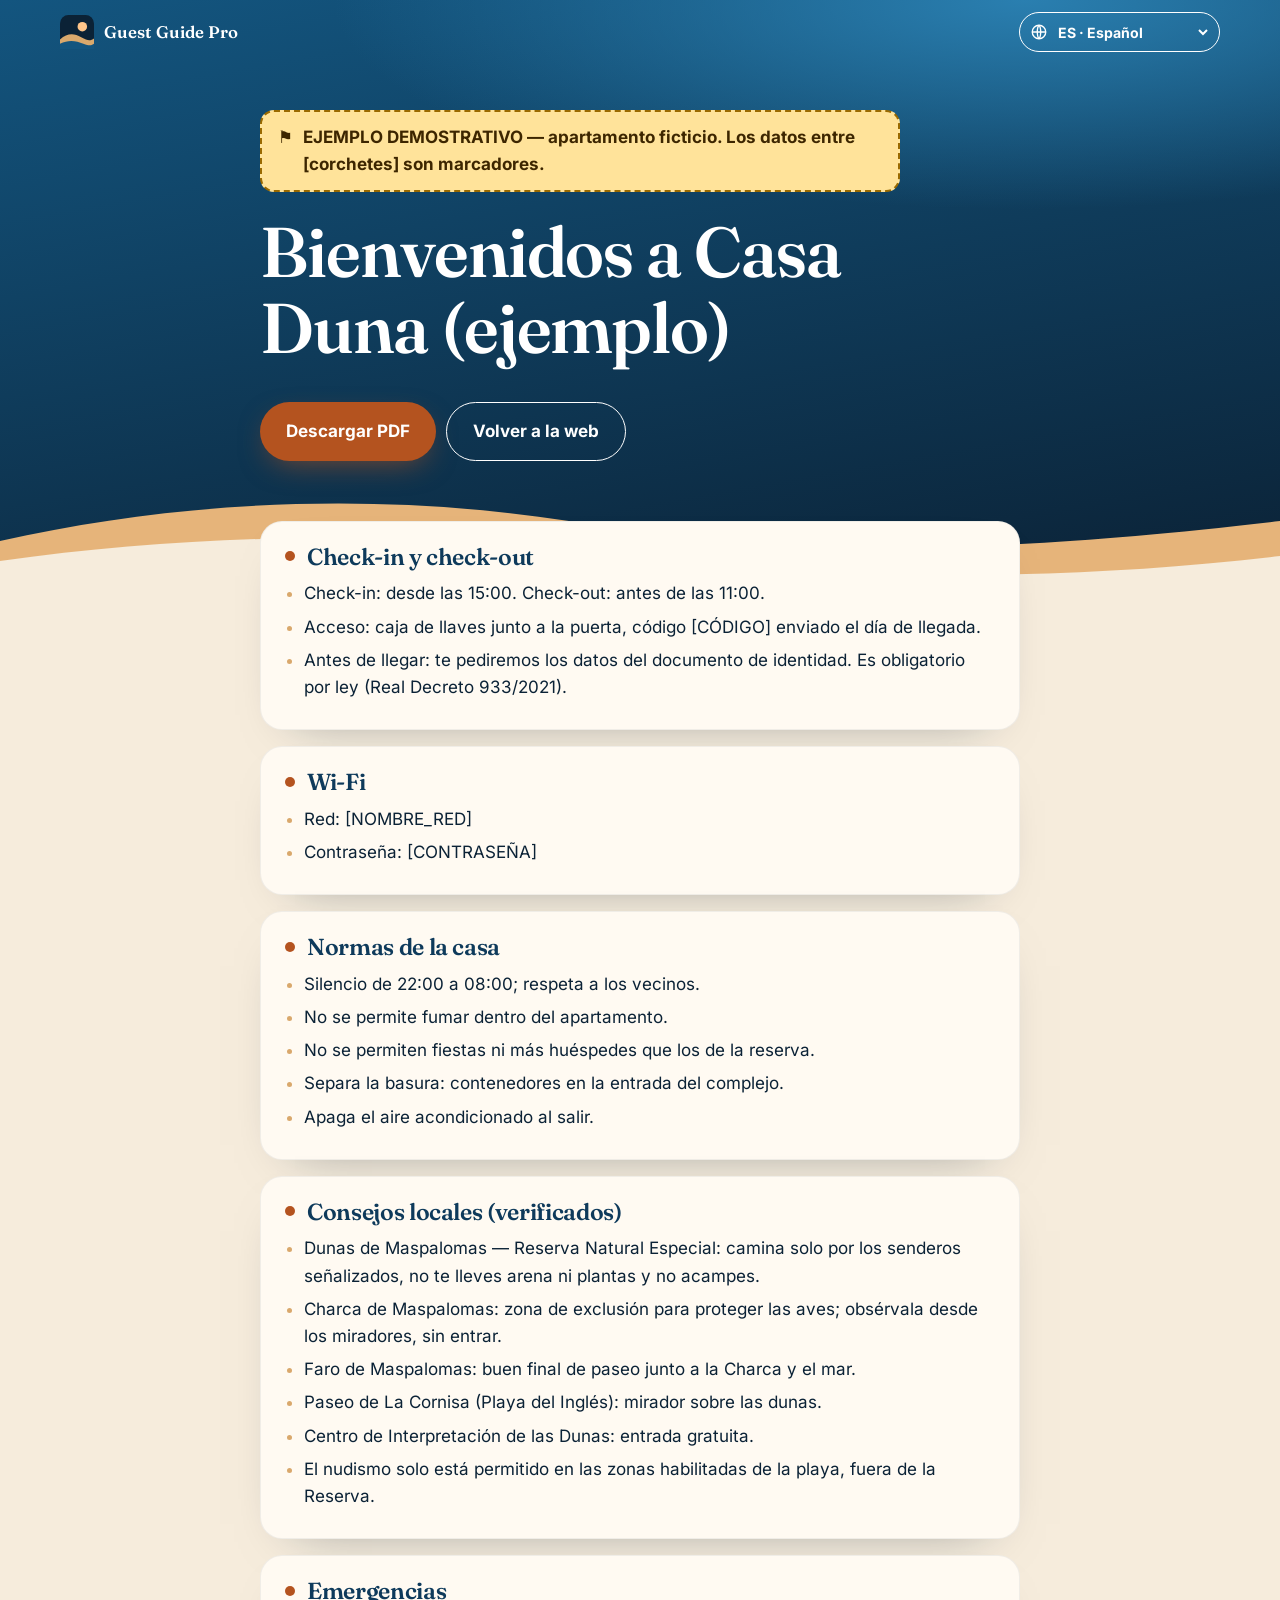
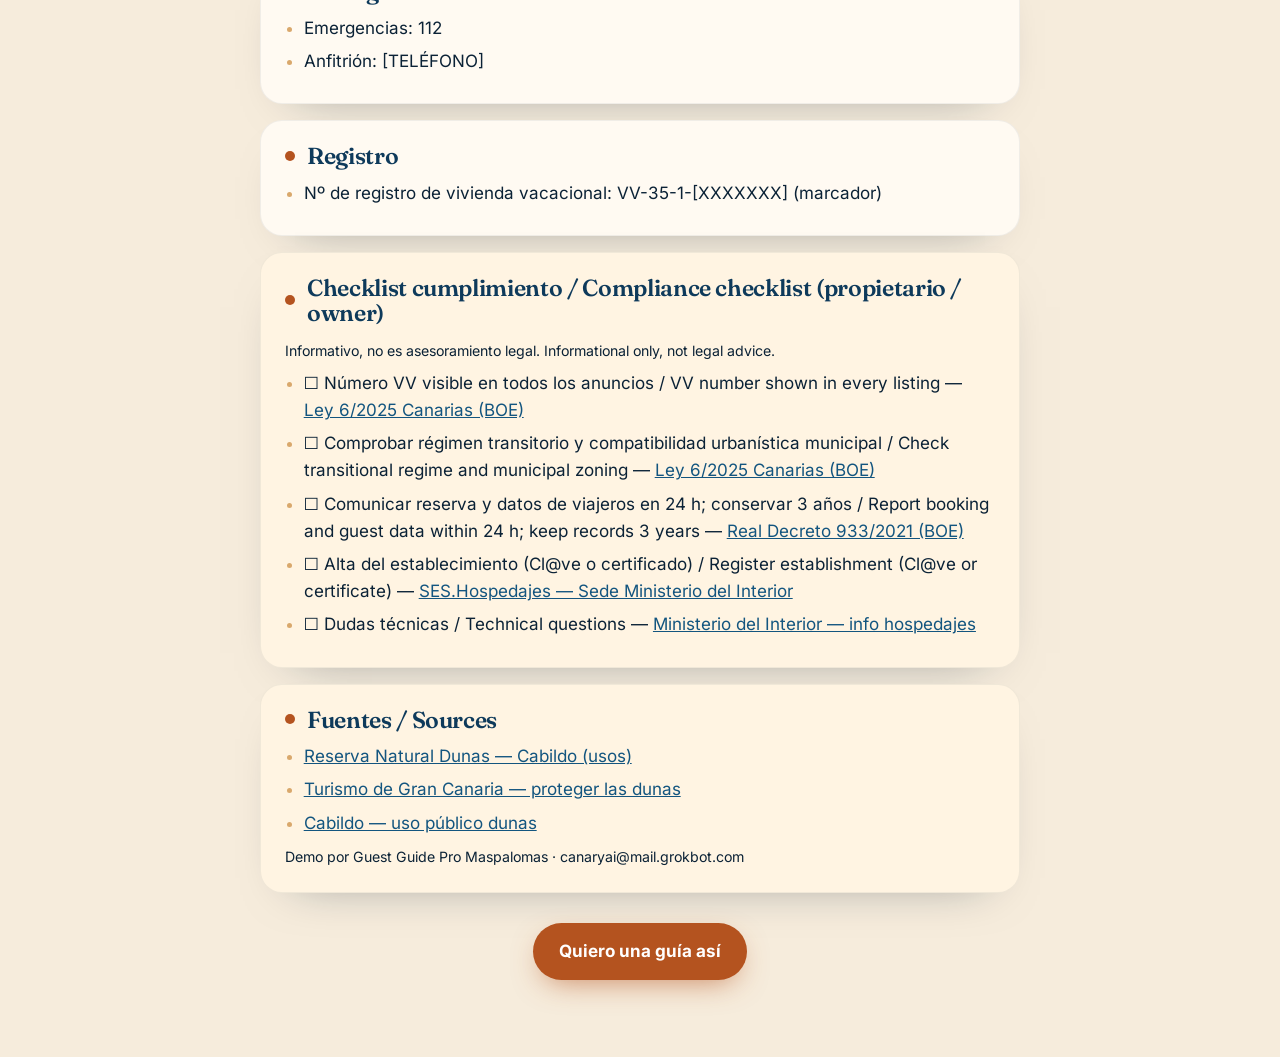
<file: demo/index.html>
<!doctype html>
<html lang="es" data-title-es="Bienvenidos a Casa Duna (ejemplo) · Guest Guide Pro" data-title-en="Welcome to Casa Duna (example) · Guest Guide Pro" data-title-de="Willkommen in der Casa Duna (Beispiel) · Guest Guide Pro" data-title-it="Benvenuti a Casa Duna (esempio) · Guest Guide Pro" data-title-fr="Bienvenue à Casa Duna (exemple) · Guest Guide Pro" data-title-nl="Welkom in Casa Duna (voorbeeld) · Guest Guide Pro" data-title-nb="Velkommen til Casa Duna (eksempel) · Guest Guide Pro" data-title-sv="Välkommen till Casa Duna (exempel) · Guest Guide Pro">
<head>
<meta charset="utf-8">
<meta name="viewport" content="width=device-width,initial-scale=1,viewport-fit=cover">
<title>Bienvenidos a Casa Duna (ejemplo) · Guest Guide Pro</title>
<meta name="robots" content="noindex">
<meta name="theme-color" content="#0b2236">
<link rel="icon" href="../assets/logo.svg" type="image/svg+xml">
<link rel="stylesheet" href="../assets/style.css">
</head>
<body>
<a class="skip" href="#main">Skip / Saltar</a>
<header class="top dark"><div class="wrap">
<a class="brand" href="../"><img src="../assets/logo.svg" width="34" height="34" alt=""> Guest Guide Pro</a>
<nav aria-label="Idioma / Language"><label class="langsel"><span class="sr">Idioma / Language</span><svg aria-hidden="true" width="18" height="18" viewBox="0 0 24 24" fill="none" stroke="currentColor" stroke-width="1.8"><circle cx="12" cy="12" r="9"/><path d="M3 12h18M12 3c3 3 3 15 0 18M12 3c-3 3-3 15 0 18"/></svg><select data-langselect><option value="es" lang="es" selected>ES · Español</option><option value="en" lang="en">EN · English</option><option value="de" lang="de">DE · Deutsch</option><option value="it" lang="it">IT · Italiano</option><option value="fr" lang="fr">FR · Français</option><option value="nl" lang="nl">NL · Nederlands</option><option value="nb" lang="nb">NB · Norsk (bokmål)</option><option value="sv" lang="sv">SV · Svenska</option></select></label></nav>
</div></header>
<main id="main">
<div class="g-hero"><div class="wrap" style="max-width:760px">
<div data-l="es" lang="es"><p class="ex" role="note"><span aria-hidden="true">⚑</span> EJEMPLO DEMOSTRATIVO — apartamento ficticio. Los datos entre [corchetes] son marcadores.</p><h1>Bienvenidos a Casa Duna (ejemplo)</h1></div>
<div data-l="en" lang="en"><p class="ex" role="note"><span aria-hidden="true">⚑</span> DEMO EXAMPLE — fictional apartment. Data in [brackets] are placeholders.</p><h1>Welcome to Casa Duna (example)</h1></div>
<div data-l="de" lang="de"><p class="ex" role="note"><span aria-hidden="true">⚑</span> DEMO-BEISPIEL: fiktive Wohnung. Angaben in [Klammern] sind Platzhalter.</p><h1>Willkommen in der Casa Duna (Beispiel)</h1></div>
<div data-l="it" lang="it"><p class="ex" role="note"><span aria-hidden="true">⚑</span> ESEMPIO DIMOSTRATIVO — appartamento fittizio. I dati tra [parentesi] sono segnaposto.</p><h1>Benvenuti a Casa Duna (esempio)</h1></div>
<div data-l="fr" lang="fr"><p class="ex" role="note"><span aria-hidden="true">⚑</span> EXEMPLE DE DÉMONSTRATION — appartement fictif. Les données entre [crochets] sont des espaces réservés.</p><h1>Bienvenue à Casa Duna (exemple)</h1></div>
<div data-l="nl" lang="nl"><p class="ex" role="note"><span aria-hidden="true">⚑</span> DEMOVOORBEELD — fictief appartement. Gegevens tussen [haakjes] zijn tijdelijke aanduidingen.</p><h1>Welkom in Casa Duna (voorbeeld)</h1></div>
<div data-l="nb" lang="nb"><p class="ex" role="note"><span aria-hidden="true">⚑</span> DEMOEKSEMPEL — fiktiv leilighet. Opplysninger i [klammer] er plassholdere.</p><h1>Velkommen til Casa Duna (eksempel)</h1></div>
<div data-l="sv" lang="sv"><p class="ex" role="note"><span aria-hidden="true">⚑</span> DEMOEXEMPEL — fiktiv lägenhet. Uppgifter inom [hakparentes] är platshållare.</p><h1>Välkommen till Casa Duna (exempel)</h1></div>
<div class="g-actions"><a class="btn btn-sun" href="guia_demo_casa_duna.pdf"><span data-l="es">Descargar PDF</span><span data-l="en">Download PDF</span><span data-l="de">PDF herunterladen</span><span data-l="it">Scarica PDF</span><span data-l="fr">Télécharger le PDF</span><span data-l="nl">PDF downloaden</span><span data-l="nb">Last ned PDF</span><span data-l="sv">Ladda ner PDF</span></a><a class="btn btn-ghost" href="../"><span data-l="es">Volver a la web</span><span data-l="en">Back to site</span><span data-l="de">Zurück zur Website</span><span data-l="it">Torna al sito</span><span data-l="fr">Retour au site</span><span data-l="nl">Terug naar de website</span><span data-l="nb">Tilbake til nettstedet</span><span data-l="sv">Tillbaka till webbplatsen</span></a></div>
</div>
<svg class="dunes" viewBox="0 0 1440 90" preserveAspectRatio="none" aria-hidden="true" focusable="false"><path fill="#e6b47a" d="M0 50C200 10 420 0 640 30s420 40 800 0v60H0z"/><path fill="#f6ecdc" d="M0 70c240-30 480-30 720-5s480 25 720 0v25H0z"/></svg>
</div>
<div class="g-body">
<div data-l="es" lang="es">
<section class="g-sec rv"><h2>Check-in y check-out</h2><ul><li>Check-in: desde las 15:00. Check-out: antes de las 11:00.</li><li>Acceso: caja de llaves junto a la puerta, código [CÓDIGO] enviado el día de llegada.</li><li>Antes de llegar: te pediremos los datos del documento de identidad. Es obligatorio por ley (Real Decreto 933/2021).</li></ul></section>
<section class="g-sec rv"><h2>Wi-Fi</h2><ul><li>Red: [NOMBRE_RED]</li><li>Contraseña: [CONTRASEÑA]</li></ul></section>
<section class="g-sec rv"><h2>Normas de la casa</h2><ul><li>Silencio de 22:00 a 08:00; respeta a los vecinos.</li><li>No se permite fumar dentro del apartamento.</li><li>No se permiten fiestas ni más huéspedes que los de la reserva.</li><li>Separa la basura: contenedores en la entrada del complejo.</li><li>Apaga el aire acondicionado al salir.</li></ul></section>
<section class="g-sec rv"><h2>Consejos locales (verificados)</h2><ul><li>Dunas de Maspalomas — Reserva Natural Especial: camina solo por los senderos señalizados, no te lleves arena ni plantas y no acampes.</li><li>Charca de Maspalomas: zona de exclusión para proteger las aves; obsérvala desde los miradores, sin entrar.</li><li>Faro de Maspalomas: buen final de paseo junto a la Charca y el mar.</li><li>Paseo de La Cornisa (Playa del Inglés): mirador sobre las dunas.</li><li>Centro de Interpretación de las Dunas: entrada gratuita.</li><li>El nudismo solo está permitido en las zonas habilitadas de la playa, fuera de la Reserva.</li></ul></section>
<section class="g-sec rv"><h2>Emergencias</h2><ul><li>Emergencias: 112</li><li>Anfitrión: [TELÉFONO]</li></ul></section>
<section class="g-sec rv"><h2>Registro</h2><ul><li>Nº de registro de vivienda vacacional: VV-35-1-[XXXXXXX] (marcador)</li></ul></section>
</div>
<div data-l="en" lang="en">
<section class="g-sec rv"><h2>Check-in &amp; check-out</h2><ul><li>Check-in from 15:00. Check-out by 11:00.</li><li>Access: key box by the door, code [CODE] sent on arrival day.</li><li>Before arrival we will ask for your ID details. This is required by Spanish law (Royal Decree 933/2021).</li></ul></section>
<section class="g-sec rv"><h2>Wi-Fi</h2><ul><li>Network: [NETWORK_NAME]</li><li>Password: [PASSWORD]</li></ul></section>
<section class="g-sec rv"><h2>House rules</h2><ul><li>Quiet hours 22:00–08:00; please respect the neighbours.</li><li>No smoking inside.</li><li>No parties and no guests beyond the booking.</li><li>Separate your rubbish: bins at the complex entrance.</li><li>Switch off the air conditioning when you go out.</li></ul></section>
<section class="g-sec rv"><h2>Local tips (verified)</h2><ul><li>Maspalomas Dunes, a Special Nature Reserve: stay on the marked trails, do not take sand or plants, and no camping.</li><li>Maspalomas lagoon (La Charca): no-entry zone to protect birds; watch from the viewpoints.</li><li>Maspalomas Lighthouse: a lovely end to a walk by the lagoon and the sea.</li><li>La Cornisa promenade (Playa del Inglés): viewpoint over the dunes.</li><li>Dunes Interpretation Centre: free entry.</li><li>Naturism only in the designated beach areas, outside the Reserve.</li></ul></section>
<section class="g-sec rv"><h2>Emergencies</h2><ul><li>Emergencies: 112</li><li>Host: [PHONE]</li></ul></section>
<section class="g-sec rv"><h2>Registration</h2><ul><li>Holiday home registration no.: VV-35-1-[XXXXXXX] (placeholder)</li></ul></section>
</div>
<div data-l="de" lang="de">
<section class="g-sec rv"><h2>Check-in &amp; Check-out</h2><ul><li>Check-in ab 15:00 Uhr. Check-out bis 11:00 Uhr.</li><li>Zugang: Schlüsselbox an der Tür, Code [CODE] am Anreisetag.</li><li>Vor der Anreise bitten wir Sie um Ihre Ausweisdaten. Das schreibt das spanische Gesetz vor (Königliches Dekret 933/2021).</li></ul></section>
<section class="g-sec rv"><h2>WLAN</h2><ul><li>Netzwerk: [NETZWERKNAME]</li><li>Passwort: [PASSWORT]</li></ul></section>
<section class="g-sec rv"><h2>Hausregeln</h2><ul><li>Nachtruhe 22:00–08:00 Uhr.</li><li>Rauchen in der Wohnung ist nicht erlaubt.</li><li>Keine Partys, keine zusätzlichen Gäste.</li><li>Bitte Müll trennen: Container am Eingang der Anlage.</li><li>Klimaanlage beim Verlassen ausschalten.</li></ul></section>
<section class="g-sec rv"><h2>Lokale Tipps (geprüft)</h2><ul><li>Dünen von Maspalomas, ein besonderes Naturschutzgebiet: nur auf markierten Wegen gehen, keinen Sand und keine Pflanzen mitnehmen, nicht zelten.</li><li>Lagune (La Charca): Sperrzone zum Schutz der Vögel; bitte von den Aussichtspunkten aus beobachten.</li><li>Leuchtturm von Maspalomas: schöner Abschluss eines Spaziergangs an der Lagune und am Meer.</li><li>Promenade La Cornisa (Playa del Inglés): Aussichtspunkt über die Dünen.</li><li>Besucherzentrum der Dünen: Eintritt frei.</li><li>FKK nur in den ausgewiesenen Strandbereichen außerhalb des Schutzgebiets.</li></ul></section>
<section class="g-sec rv"><h2>Notfälle</h2><ul><li>Notruf: 112</li><li>Gastgeber: [TELEFON]</li></ul></section>
<section class="g-sec rv"><h2>Registrierung</h2><ul><li>Registriernummer der Ferienwohnung: VV-35-1-[XXXXXXX] (Platzhalter)</li></ul></section>
</div>
<div data-l="it" lang="it">
<section class="g-sec rv"><h2>Check-in e check-out</h2><ul><li>Check-in dalle 15:00. Check-out entro le 11:00.</li><li>Accesso: cassetta delle chiavi accanto alla porta, codice [CODICE] inviato il giorno dell&#x27;arrivo.</li><li>Prima dell&#x27;arrivo ti chiederemo i dati del documento d&#x27;identità. È obbligatorio per legge (Real Decreto 933/2021).</li></ul></section>
<section class="g-sec rv"><h2>Wi-Fi</h2><ul><li>Rete: [NOME_RETE]</li><li>Password: [PASSWORD]</li></ul></section>
<section class="g-sec rv"><h2>Regole della casa</h2><ul><li>Silenzio dalle 22:00 alle 08:00.</li><li>Vietato fumare all&#x27;interno.</li><li>Niente feste né ospiti oltre a quelli della prenotazione.</li><li>Fai la raccolta differenziata: contenitori all&#x27;ingresso del complesso.</li><li>Spegni l&#x27;aria condizionata quando esci.</li></ul></section>
<section class="g-sec rv"><h2>Consigli locali (verificati)</h2><ul><li>Dune di Maspalomas, Riserva Naturale Speciale: cammina solo sui sentieri segnalati, non portare via sabbia o piante e non campeggiare.</li><li>Laguna (La Charca): zona di esclusione per proteggere gli uccelli; osservala dai belvedere, senza entrare.</li><li>Faro di Maspalomas: ottima meta finale di una passeggiata lungo la laguna e il mare.</li><li>Passeggiata La Cornisa (Playa del Inglés): belvedere sulle dune.</li><li>Centro di interpretazione delle dune: ingresso gratuito.</li><li>Il naturismo è consentito solo nelle zone indicate della spiaggia, fuori dalla Riserva.</li></ul></section>
<section class="g-sec rv"><h2>Emergenze</h2><ul><li>Emergenze: 112</li><li>Host: [TELEFONO]</li></ul></section>
<section class="g-sec rv"><h2>Registrazione</h2><ul><li>N° di registro della casa vacanza: VV-35-1-[XXXXXXX] (segnaposto)</li></ul></section>
</div>
<div data-l="fr" lang="fr">
<section class="g-sec rv"><h2>Arrivée et départ</h2><ul><li>Arrivée à partir de 15h00. Départ avant 11h00.</li><li>Accès : boîte à clés près de la porte, code [CODE] envoyé le jour de l’arrivée.</li><li>Avant votre arrivée, nous vous demanderons les informations de votre pièce d’identité. C’est obligatoire selon la loi espagnole (décret royal 933/2021).</li></ul></section>
<section class="g-sec rv"><h2>Wi-Fi</h2><ul><li>Réseau : [NOM_RÉSEAU]</li><li>Mot de passe : [MOT_DE_PASSE]</li></ul></section>
<section class="g-sec rv"><h2>Règles de la maison</h2><ul><li>Silence de 22h00 à 08h00 ; merci de respecter les voisins.</li><li>Interdiction de fumer à l’intérieur.</li><li>Pas de fêtes ni d’invités au-delà de ceux de la réservation.</li><li>Triez vos déchets : conteneurs à l’entrée de la résidence.</li><li>Éteignez la climatisation quand vous sortez.</li></ul></section>
<section class="g-sec rv"><h2>Conseils locaux (vérifiés)</h2><ul><li>Dunes de Maspalomas, Réserve naturelle spéciale : restez sur les sentiers balisés, n’emportez ni sable ni plantes et ne campez pas.</li><li>Lagune de Maspalomas (La Charca) : zone interdite d’accès pour protéger les oiseaux ; observez-la depuis les belvédères.</li><li>Phare de Maspalomas : une belle fin de promenade le long de la lagune et de la mer.</li><li>Promenade de La Cornisa (Playa del Inglés) : belvédère sur les dunes.</li><li>Centre d’interprétation des dunes : entrée gratuite.</li><li>Naturisme uniquement dans les zones de plage prévues à cet effet, en dehors de la Réserve.</li></ul></section>
<section class="g-sec rv"><h2>Urgences</h2><ul><li>Urgences : 112</li><li>Hôte : [TÉLÉPHONE]</li></ul></section>
<section class="g-sec rv"><h2>Enregistrement</h2><ul><li>N° d’enregistrement du logement de vacances : VV-35-1-[XXXXXXX] (espace réservé)</li></ul></section>
</div>
<div data-l="nl" lang="nl">
<section class="g-sec rv"><h2>Inchecken en uitchecken</h2><ul><li>Inchecken vanaf 15:00. Uitchecken vóór 11:00.</li><li>Toegang: sleutelkastje naast de deur, code [CODE] wordt op de aankomstdag verstuurd.</li><li>Vóór aankomst vragen we de gegevens van je identiteitsbewijs. Dit is wettelijk verplicht in Spanje (Koninklijk Besluit 933/2021).</li></ul></section>
<section class="g-sec rv"><h2>Wifi</h2><ul><li>Netwerk: [NETWERKNAAM]</li><li>Wachtwoord: [WACHTWOORD]</li></ul></section>
<section class="g-sec rv"><h2>Huisregels</h2><ul><li>Stilte van 22:00 tot 08:00; houd rekening met de buren.</li><li>Niet roken binnen.</li><li>Geen feesten en geen extra gasten naast die van de boeking.</li><li>Scheid je afval: containers bij de ingang van het complex.</li><li>Zet de airconditioning uit als je weggaat.</li></ul></section>
<section class="g-sec rv"><h2>Lokale tips (gecontroleerd)</h2><ul><li>Duinen van Maspalomas, een bijzonder natuurreservaat: blijf op de gemarkeerde paden, neem geen zand of planten mee en kampeer niet.</li><li>Lagune van Maspalomas (La Charca): verboden toegang ter bescherming van de vogels; bekijk haar vanaf de uitkijkpunten.</li><li>Vuurtoren van Maspalomas: een mooie afsluiter van een wandeling langs de lagune en de zee.</li><li>Promenade La Cornisa (Playa del Inglés): uitkijkpunt over de duinen.</li><li>Bezoekerscentrum van de duinen: gratis toegang.</li><li>Naturisme alleen op de daarvoor aangewezen strandgedeelten, buiten het reservaat.</li></ul></section>
<section class="g-sec rv"><h2>Noodgevallen</h2><ul><li>Noodnummer: 112</li><li>Host: [TELEFOON]</li></ul></section>
<section class="g-sec rv"><h2>Registratie</h2><ul><li>Registratienummer vakantiewoning: VV-35-1-[XXXXXXX] (tijdelijke aanduiding)</li></ul></section>
</div>
<div data-l="nb" lang="nb">
<section class="g-sec rv"><h2>Innsjekking og utsjekking</h2><ul><li>Innsjekking fra kl. 15.00. Utsjekking innen kl. 11.00.</li><li>Tilgang: nøkkelboks ved døren, kode [KODE] sendes på ankomstdagen.</li><li>Før ankomst ber vi om opplysninger fra legitimasjonen din. Dette er påkrevd etter spansk lov (kongelig dekret 933/2021).</li></ul></section>
<section class="g-sec rv"><h2>Wi-Fi</h2><ul><li>Nettverk: [NETTVERKSNAVN]</li><li>Passord: [PASSORD]</li></ul></section>
<section class="g-sec rv"><h2>Husregler</h2><ul><li>Stille fra kl. 22.00 til 08.00; ta hensyn til naboene.</li><li>Røyking innendørs er ikke tillatt.</li><li>Ingen fester og ingen flere gjester enn dem som står i bestillingen.</li><li>Sorter avfallet: avfallsbeholdere ved inngangen til anlegget.</li><li>Slå av klimaanlegget når du går ut.</li></ul></section>
<section class="g-sec rv"><h2>Lokale tips (kontrollert)</h2><ul><li>Sanddynene i Maspalomas, et spesielt naturreservat: gå bare på merkede stier, ikke ta med sand eller planter, og camping er ikke tillatt.</li><li>Lagunen i Maspalomas (La Charca): forbudt område for å beskytte fuglene; se den fra utsiktspunktene.</li><li>Fyret i Maspalomas: en fin avslutning på en tur langs lagunen og havet.</li><li>Promenaden La Cornisa (Playa del Inglés): utsiktspunkt over sanddynene.</li><li>Besøkssenteret for sanddynene: gratis inngang.</li><li>Naturisme bare i de anviste strandområdene, utenfor reservatet.</li></ul></section>
<section class="g-sec rv"><h2>Nødsituasjoner</h2><ul><li>Nødnummer: 112</li><li>Vert: [TELEFON]</li></ul></section>
<section class="g-sec rv"><h2>Registrering</h2><ul><li>Registreringsnummer for feriebolig: VV-35-1-[XXXXXXX] (plassholder)</li></ul></section>
</div>
<div data-l="sv" lang="sv">
<section class="g-sec rv"><h2>Incheckning och utcheckning</h2><ul><li>Incheckning från kl. 15.00. Utcheckning senast kl. 11.00.</li><li>Tillträde: nyckelbox vid dörren, kod [KOD] skickas på ankomstdagen.</li><li>Före ankomst ber vi om uppgifter från din id-handling. Det krävs enligt spansk lag (kungligt dekret 933/2021).</li></ul></section>
<section class="g-sec rv"><h2>Wi-Fi</h2><ul><li>Nätverk: [NÄTVERKSNAMN]</li><li>Lösenord: [LÖSENORD]</li></ul></section>
<section class="g-sec rv"><h2>Husregler</h2><ul><li>Tyst mellan kl. 22.00 och 08.00; visa hänsyn mot grannarna.</li><li>Rökning inomhus är inte tillåten.</li><li>Inga fester och inga fler gäster än de som ingår i bokningen.</li><li>Sortera soporna: sopkärl vid anläggningens entré.</li><li>Stäng av luftkonditioneringen när du går ut.</li></ul></section>
<section class="g-sec rv"><h2>Lokala tips (kontrollerade)</h2><ul><li>Sanddynerna i Maspalomas, ett särskilt naturreservat: gå bara på markerade stigar, ta inte med sand eller växter, och camping är inte tillåten.</li><li>Lagunen i Maspalomas (La Charca): tillträdesförbud för att skydda fåglarna; titta från utsiktsplatserna.</li><li>Maspalomas fyr: ett fint slut på en promenad längs lagunen och havet.</li><li>Strandpromenaden La Cornisa (Playa del Inglés): utsiktsplats över sanddynerna.</li><li>Sanddynernas besökscentrum: fri entré.</li><li>Naturism endast på de anvisade strandområdena, utanför reservatet.</li></ul></section>
<section class="g-sec rv"><h2>Nödsituationer</h2><ul><li>Larmnummer: 112</li><li>Värd: [TELEFON]</li></ul></section>
<section class="g-sec rv"><h2>Registrering</h2><ul><li>Registreringsnummer för semesterbostad: VV-35-1-[XXXXXXX] (platshållare)</li></ul></section>
</div>
<section class="g-sec owner rv"><h2>Checklist cumplimiento / Compliance checklist (propietario / owner)</h2><small>Informativo, no es asesoramiento legal. Informational only, not legal advice.</small><ul><li>☐ Número VV visible en todos los anuncios / VV number shown in every listing — <a href="https://www.boe.es/eli/es-cn/l/2025/12/10/6">Ley 6/2025 Canarias (BOE)</a></li><li>☐ Comprobar régimen transitorio y compatibilidad urbanística municipal / Check transitional regime and municipal zoning — <a href="https://www.boe.es/eli/es-cn/l/2025/12/10/6">Ley 6/2025 Canarias (BOE)</a></li><li>☐ Comunicar reserva y datos de viajeros en 24 h; conservar 3 años / Report booking and guest data within 24 h; keep records 3 years — <a href="https://www.boe.es/eli/es/rd/2021/10/26/933/con">Real Decreto 933/2021 (BOE)</a></li><li>☐ Alta del establecimiento (Cl@ve o certificado) / Register establishment (Cl@ve or certificate) — <a href="https://sede.interior.gob.es/portal/sede/tramites?idAgrupacion=18">SES.Hospedajes — Sede Ministerio del Interior</a></li><li>☐ Dudas técnicas / Technical questions — <a href="https://www.interior.gob.es/opencms/es/servicios-al-ciudadano/hospedajes-y-alquiler-de-vehiculos/">Ministerio del Interior — info hospedajes</a></li></ul></section>
<section class="g-sec owner rv"><h2>Fuentes / Sources</h2><ul><li><a href="https://cabildo.grancanaria.com/dunas/espacio-protegido-ordenacion-usos">Reserva Natural Dunas — Cabildo (usos)</a></li><li><a href="https://www.grancanaria.com/turismo/es/playas/maspalomas/ayudanos-a-proteger-las-dunas-de-maspalomas/">Turismo de Gran Canaria — proteger las dunas</a></li><li><a href="https://cabildo.grancanaria.com/dunas/uso-publico">Cabildo — uso público dunas</a></li></ul><small>Demo por Guest Guide Pro Maspalomas · canaryai@mail.grokbot.com</small></section>
<p class="g-cta"><a class="btn btn-sun" href="mailto:canaryai@mail.grokbot.com?subject=Guest%20Guide%20Pro"><span data-l="es">Quiero una guía así</span><span data-l="en">I want a guide like this</span><span data-l="de">Ich möchte so einen Gästeguide</span><span data-l="it">Voglio una guida così</span><span data-l="fr">Je veux un guide comme celui-ci</span><span data-l="nl">Ik wil zo’n gids</span><span data-l="nb">Jeg vil ha en slik guide</span><span data-l="sv">Jag vill ha en sådan guide</span></a></p>
</div>
</main>
<script src="../assets/main.js" defer></script>
</body>
</html>
</file>
<file: assets/style.css>
@font-face{font-family:Fraunces;src:url(fonts/fraunces.woff2) format("woff2");font-weight:300 900;font-display:swap}
@font-face{font-family:Inter;src:url(fonts/inter.woff2) format("woff2");font-weight:100 900;font-display:swap}
:root{--sand:#f6ecdc;--sand2:#ead6b8;--dune:#d9a86c;--sun:#b4531f;--sun-d:#8f3e14;--ink:#0b2236;--ocean:#0e3a5b;--ocean2:#13557f;--foam:#fffaf2;--muted:#4a5866;--r:22px;--ease:cubic-bezier(.2,.7,.1,1)}
*{box-sizing:border-box}html{scroll-behavior:smooth;-webkit-text-size-adjust:100%}
body{margin:0;font-family:Inter,system-ui,-apple-system,"Segoe UI",sans-serif;color:var(--ink);background:var(--sand);line-height:1.6;font-size:17px}
h1,h2,h3{font-family:Fraunces,Georgia,serif;font-weight:600;line-height:1.08;letter-spacing:-.015em;margin:0 0 .5em}
a{color:var(--ocean2)}a:hover{color:var(--sun-d)}
:focus-visible{outline:3px solid var(--sun);outline-offset:3px;border-radius:6px}
.skip{position:absolute;left:-999px;top:8px;background:var(--ink);color:#fff;padding:10px 14px;border-radius:8px;z-index:99}.skip:focus{left:8px}
.wrap{width:min(1160px,100% - 40px);margin-inline:auto}
.eyebrow{font-size:.78rem;letter-spacing:.18em;text-transform:uppercase;font-weight:700;color:var(--sun-d)}
/* header */
.top{position:fixed;inset:0 0 auto;z-index:50;transition:background .4s,box-shadow .4s}
.top.solid{background:rgba(246,236,220,.88);backdrop-filter:blur(12px);box-shadow:0 1px 0 rgba(11,34,54,.08)}
.top .wrap{display:flex;align-items:center;justify-content:space-between;height:64px;gap:12px}
.brand{display:flex;align-items:center;gap:10px;text-decoration:none;color:var(--ink);font-family:Fraunces,serif;font-weight:600;font-size:1.05rem}
.brand svg{flex:none}
.top nav{display:flex;gap:6px;align-items:center}
.top nav a.lnk{display:none;text-decoration:none;color:var(--ink);font-size:.92rem;padding:8px 10px}
@media(min-width:900px){.top nav a.lnk{display:inline-block}}
.langsw{display:inline-flex;border:1.5px solid var(--ink);border-radius:999px;overflow:hidden}
.langsw button{font:inherit;font-size:.8rem;font-weight:700;padding:6px 11px;border:0;background:transparent;color:var(--ink);cursor:pointer;min-height:34px}
.langsw button[aria-pressed=true]{background:var(--ink);color:var(--foam)}
.btn{display:inline-flex;align-items:center;justify-content:center;gap:10px;font-weight:700;text-decoration:none;border-radius:999px;padding:15px 26px;min-height:48px;transition:transform .3s var(--ease),box-shadow .3s,background .3s}
.btn-sun{background:var(--sun);color:#fff;box-shadow:0 10px 30px -10px rgba(180,83,31,.7)}
.btn-sun:hover{background:var(--sun-d);color:#fff;transform:translateY(-2px)}
.btn-ghost{border:1.5px solid currentColor;color:var(--ink)}.btn-ghost:hover{transform:translateY(-2px)}
.btn-sm{padding:9px 16px;min-height:38px;font-size:.88rem}
/* hero */
.hero{position:relative;min-height:100svh;display:flex;align-items:center;overflow:hidden;padding:110px 0 70px;
background:radial-gradient(120% 70% at 75% 15%,#ffe7bf 0,rgba(255,231,191,0) 55%),linear-gradient(180deg,#f9e4c4 0%,#f3d3a6 45%,#e9bd86 100%)}
.sunorb{position:absolute;width:52vmin;height:52vmin;right:6%;top:12%;border-radius:50%;background:radial-gradient(circle,#fff3dc 0,#ffd394 45%,rgba(255,180,110,0) 70%);filter:blur(2px);animation:breathe 9s ease-in-out infinite}
.dunes{position:absolute;inset:auto 0 0;width:100%;height:58%}
.dunes path{transform-origin:center bottom}
.d1{animation:drift 26s ease-in-out infinite alternate}.d2{animation:drift 34s ease-in-out infinite alternate-reverse}
.hero .wrap{position:relative;z-index:2}
.hero h1{font-size:clamp(2.6rem,8.5vw,5.6rem);max-width:13ch;color:var(--ink)}
.hero h1 em{font-style:italic;color:var(--sun-d);font-weight:500}
.hero p.lead{font-size:clamp(1.05rem,2.4vw,1.3rem);max-width:36ch;color:#24384a}
.hero .ctas{display:flex;flex-wrap:wrap;gap:12px;margin-top:26px}
.chips{display:flex;flex-wrap:wrap;gap:8px;margin:22px 0 0;padding:0;list-style:none}
.chips li{background:rgba(255,250,242,.75);border:1px solid rgba(11,34,54,.12);padding:6px 12px;border-radius:999px;font-size:.85rem;font-weight:600}
/* sections */
section.blk{padding:clamp(70px,11vw,130px) 0}
.blk h2{font-size:clamp(2rem,5.5vw,3.4rem);max-width:18ch}
.intro{max-width:60ch;color:var(--muted);font-size:1.08rem}
.grid{display:grid;gap:18px;margin-top:40px}
@media(min-width:720px){.g2{grid-template-columns:1fr 1fr}.g3{grid-template-columns:repeat(3,1fr)}.g4{grid-template-columns:repeat(2,1fr)}}
@media(min-width:1000px){.g4{grid-template-columns:repeat(4,1fr)}}
.card{background:var(--foam);border-radius:var(--r);padding:26px;border:1px solid rgba(11,34,54,.07);box-shadow:0 20px 50px -35px rgba(11,34,54,.45)}
.card h3{font-size:1.3rem}.card p{margin:0;color:var(--muted)}
.ico{width:46px;height:46px;border-radius:14px;display:grid;place-items:center;background:linear-gradient(135deg,var(--sand2),#f7dfbc);margin-bottom:16px}
.ocean{background:linear-gradient(180deg,var(--ocean) 0%,var(--ink) 100%);color:#eaf2f8;position:relative;overflow:hidden}
.ocean h2,.ocean h3{color:#fff}.ocean .intro{color:#bcd0de}.ocean .eyebrow{color:#ffc58a}
.ocean a{color:#ffd7a8}
.waves{position:absolute;left:0;right:0;top:-1px;width:100%;height:70px}
.steps{counter-reset:s;list-style:none;padding:0;display:grid;gap:18px;margin:44px 0 0}
@media(min-width:820px){.steps{grid-template-columns:repeat(3,1fr)}}
.steps li{border-top:1px solid rgba(255,255,255,.22);padding-top:22px}
.steps li::before{counter-increment:s;content:"0" counter(s);font-family:Fraunces,serif;font-size:3rem;color:#ffc58a;display:block;line-height:1;margin-bottom:12px}
.steps p{color:#c9d8e3;margin:0}
/* demo preview */
.demo{display:grid;gap:40px;align-items:center}
@media(min-width:900px){.demo{grid-template-columns:1.05fr .95fr}}
.phone{justify-self:center;width:min(310px,82vw);aspect-ratio:9/18.5;border-radius:44px;background:var(--ink);padding:12px;box-shadow:0 40px 80px -30px rgba(11,34,54,.6),inset 0 0 0 2px #2a4258;transform:rotate(-3deg);transition:transform .8s var(--ease)}
.phone:hover{transform:rotate(0) translateY(-6px)}
.screen{height:100%;border-radius:34px;overflow:hidden;background:var(--sand);font-size:.74rem;display:flex;flex-direction:column}
.screen .sh{background:linear-gradient(160deg,var(--ocean2),var(--ocean));color:#fff;padding:26px 16px 18px}
.screen .sh b{font-family:Fraunces,serif;font-size:1.25rem;display:block;font-weight:600}
.tag{display:inline-block;background:#ffd98a;color:#4a2a00;font-weight:800;font-size:.66rem;letter-spacing:.06em;padding:3px 8px;border-radius:6px;margin-bottom:8px}
.screen .row{background:var(--foam);margin:8px 10px 0;border-radius:14px;padding:10px 12px}
.screen .row strong{display:block;color:var(--ocean);font-size:.8rem}
.ticks{list-style:none;padding:0;margin:18px 0 26px}
.ticks li{padding-left:30px;position:relative;margin:10px 0}
.ticks li::before{content:"";position:absolute;left:0;top:.3em;width:18px;height:18px;border-radius:50%;background:var(--sun) url("data:image/svg+xml,%3Csvg xmlns='http://www.w3.org/2000/svg' viewBox='0 0 20 20'%3E%3Cpath d='M5 10.5l3 3 7-7' stroke='white' stroke-width='2.4' fill='none' stroke-linecap='round'/%3E%3C/svg%3E") center/14px no-repeat}
/* pricing */
.price-card{background:var(--foam);border-radius:30px;padding:clamp(28px,5vw,54px);display:grid;gap:30px;box-shadow:0 40px 90px -50px rgba(11,34,54,.6);position:relative;overflow:hidden}
@media(min-width:880px){.price-card{grid-template-columns:1fr 1fr;align-items:center}}
.price-card::after{content:"";position:absolute;right:-120px;bottom:-140px;width:360px;height:360px;border-radius:50%;background:radial-gradient(circle,#ffd9a6 0,rgba(255,217,166,0) 70%);pointer-events:none}
.amount{font-family:Fraunces,serif;font-size:clamp(4.2rem,14vw,7rem);line-height:.9;color:var(--sun-d);font-weight:600}
.amount small{font-size:.35em;color:var(--muted);font-family:Inter,sans-serif;font-weight:600}
.later{font-weight:600;color:var(--muted)}
.guarantee{background:var(--ink);color:#fff;border-radius:18px;padding:18px 20px;margin-top:20px}
.guarantee strong{color:#ffc58a}
/* faq */
.faq{max-width:820px;margin-top:36px}
.faq details{border-bottom:1px solid rgba(11,34,54,.15)}
.faq summary{cursor:pointer;list-style:none;padding:22px 40px 22px 0;font-weight:700;font-size:1.06rem;position:relative}
.faq summary::-webkit-details-marker{display:none}
.faq summary::after{content:"+";position:absolute;right:6px;top:14px;font-size:1.8rem;font-weight:300;color:var(--sun-d);transition:transform .3s}
.faq details[open] summary::after{transform:rotate(45deg)}
.faq details p{margin:0 0 22px;color:var(--muted);max-width:68ch}
/* contact / footer */
.final{text-align:center}.final h2{margin-inline:auto}.final .intro{margin:0 auto 30px}
.mail{font-family:Fraunces,serif;font-size:clamp(1.3rem,4.5vw,2.2rem);word-break:break-all}
footer{background:var(--ink);color:#b9c9d6;padding:50px 0 120px;font-size:.92rem}
footer h3{color:#fff;font-size:1.1rem}footer a{color:#ffd7a8}
@media(min-width:720px){footer{padding-bottom:50px}}
/* sticky mobile cta */
.sticky{position:fixed;left:12px;right:12px;bottom:12px;z-index:60;display:flex;gap:10px;align-items:center;justify-content:space-between;background:rgba(11,34,54,.94);backdrop-filter:blur(10px);color:#fff;border-radius:999px;padding:8px 8px 8px 20px;box-shadow:0 18px 40px -12px rgba(0,0,0,.5);transform:translateY(140%);transition:transform .5s var(--ease)}
.sticky.show{transform:none}.sticky span{font-size:.86rem;line-height:1.25}.sticky b{color:#ffc58a}
@media(min-width:720px){.sticky{display:none}}
/* language */
html[lang=es] [data-l=en],html[lang=en] [data-l=es]{display:none!important}
/* reveal */
.js .rv{opacity:0;transform:translateY(28px);transition:opacity 1s var(--ease),transform 1s var(--ease)}
.js .rv.in{opacity:1;transform:none}
.js .rv.d1{transition-delay:.1s}.js .rv.d2{transition-delay:.2s}.js .rv.d3{transition-delay:.3s}
.hero .rise{animation:rise 1.2s var(--ease) both}.hero .rise.b{animation-delay:.15s}.hero .rise.c{animation-delay:.3s}.hero .rise.e{animation-delay:.45s}
@keyframes rise{from{opacity:0;transform:translateY(30px)}}
@keyframes breathe{50%{transform:scale(1.06);opacity:.9}}
@keyframes drift{to{transform:translateX(-3%) scaleY(1.04)}}
@media (prefers-reduced-motion:reduce){*,*::before,*::after{animation:none!important;transition:none!important;scroll-behavior:auto!important}.js .rv{opacity:1;transform:none}}
html[lang=es] [data-l]:not([data-l=es]),html[lang=en] [data-l]:not([data-l=en]),html[lang=de] [data-l]:not([data-l=de]),html[lang=it] [data-l]:not([data-l=it]){display:none!important}
/* demo guide */
.g-hero{position:relative;overflow:hidden;padding:110px 0 120px;color:#fff;background:radial-gradient(90% 60% at 80% 0,#2a7fb0 0,rgba(42,127,176,0) 60%),linear-gradient(170deg,var(--ocean2),var(--ink))}
.g-hero h1{font-size:clamp(2.4rem,7vw,4.4rem);color:#fff}
.g-hero .dunes{height:90px}
.ex{display:flex;gap:10px;align-items:flex-start;background:#ffe39a;color:#3d2600;border:2px dashed #9a6a00;padding:12px 16px;border-radius:14px;font-weight:700;max-width:640px;margin:0 0 22px}
.g-body{width:min(760px,100% - 32px);margin:-60px auto 0;position:relative;z-index:2;padding-bottom:60px}
.g-sec{background:var(--foam);border-radius:var(--r);padding:22px 24px;margin:0 0 16px;box-shadow:0 20px 50px -35px rgba(11,34,54,.5);border:1px solid rgba(11,34,54,.06)}
.g-sec h2{font-size:1.45rem;color:var(--ocean);display:flex;align-items:center;gap:12px}
.g-sec h2::before{content:"";width:10px;height:10px;border-radius:50%;background:var(--sun);flex:none}
.g-sec ul{margin:0;padding-left:1.1em}.g-sec li{margin:6px 0}.g-sec li::marker{color:var(--dune)}
.g-sec a{word-break:break-word}
.owner{background:#fff4e2}
.g-actions{display:flex;flex-wrap:wrap;gap:10px;margin-top:20px}
.g-actions .btn-ghost{color:#fff}
.langsw.light{border-color:#fff}.langsw.light button{color:#fff}.langsw.light button[aria-pressed=true]{background:#fff;color:var(--ink)}
.top.dark:not(.solid) .brand{color:#fff}
.top.dark:not(.solid) .brand+nav .langsw{border-color:#fff}
.top.dark:not(.solid) .langsw button{color:#fff}.top.dark:not(.solid) .langsw button[aria-pressed=true]{background:#fff;color:var(--ink)}
.top.dark:not(.solid) nav a.lnk{color:#fff}
@media print{.top,.sticky,.g-actions,.dunes{display:none!important}.g-hero{background:none;color:#000;padding:20px 0}.g-hero h1{color:#000}.g-body{margin:0}.g-sec{box-shadow:none;break-inside:avoid}.rv{opacity:1!important;transform:none!important}html.noowner .owner,html.noowner .g-body>p{display:none}}
.sr{position:absolute;width:1px;height:1px;overflow:hidden;clip:rect(0 0 0 0);white-space:nowrap}
.langsel{display:inline-flex;align-items:center;gap:6px;border:1.5px solid currentColor;border-radius:999px;padding:0 8px 0 10px;min-height:40px;color:var(--ink)}
.langsel select{font:inherit;font-size:.88rem;font-weight:700;border:0;background:transparent;color:inherit;min-height:38px;max-width:46vw;cursor:pointer}
.langsel select option{color:var(--ink)}
.langsel:focus-within{outline:3px solid var(--sun);outline-offset:3px}.langsel select:focus-visible{outline:none}
.top.dark:not(.solid) .langsel{color:#fff}
.g-cta{text-align:center;margin-top:30px}
html[lang=fr] [data-l]:not([data-l=fr]),html[lang=nl] [data-l]:not([data-l=nl]),html[lang=nb] [data-l]:not([data-l=nb]),html[lang=sv] [data-l]:not([data-l=sv]){display:none!important}
.brand{white-space:nowrap}@media(max-width:380px){.brand{font-size:.95rem}}
.ctarow{display:flex;flex-wrap:wrap;gap:12px;justify-content:center}
.legal{border-top:1px solid rgba(255,255,255,.15);margin-top:26px;padding-top:22px}
.legal dl{display:grid;gap:12px;margin:0 0 20px}@media(min-width:720px){.legal dl{grid-template-columns:repeat(4,auto);justify-content:start;column-gap:40px}}
.legal dt{font-size:.75rem;letter-spacing:.12em;text-transform:uppercase;color:#8fa6b8;font-weight:700}.legal dd{margin:2px 0 0;color:#fff;word-break:break-word}
</file>
